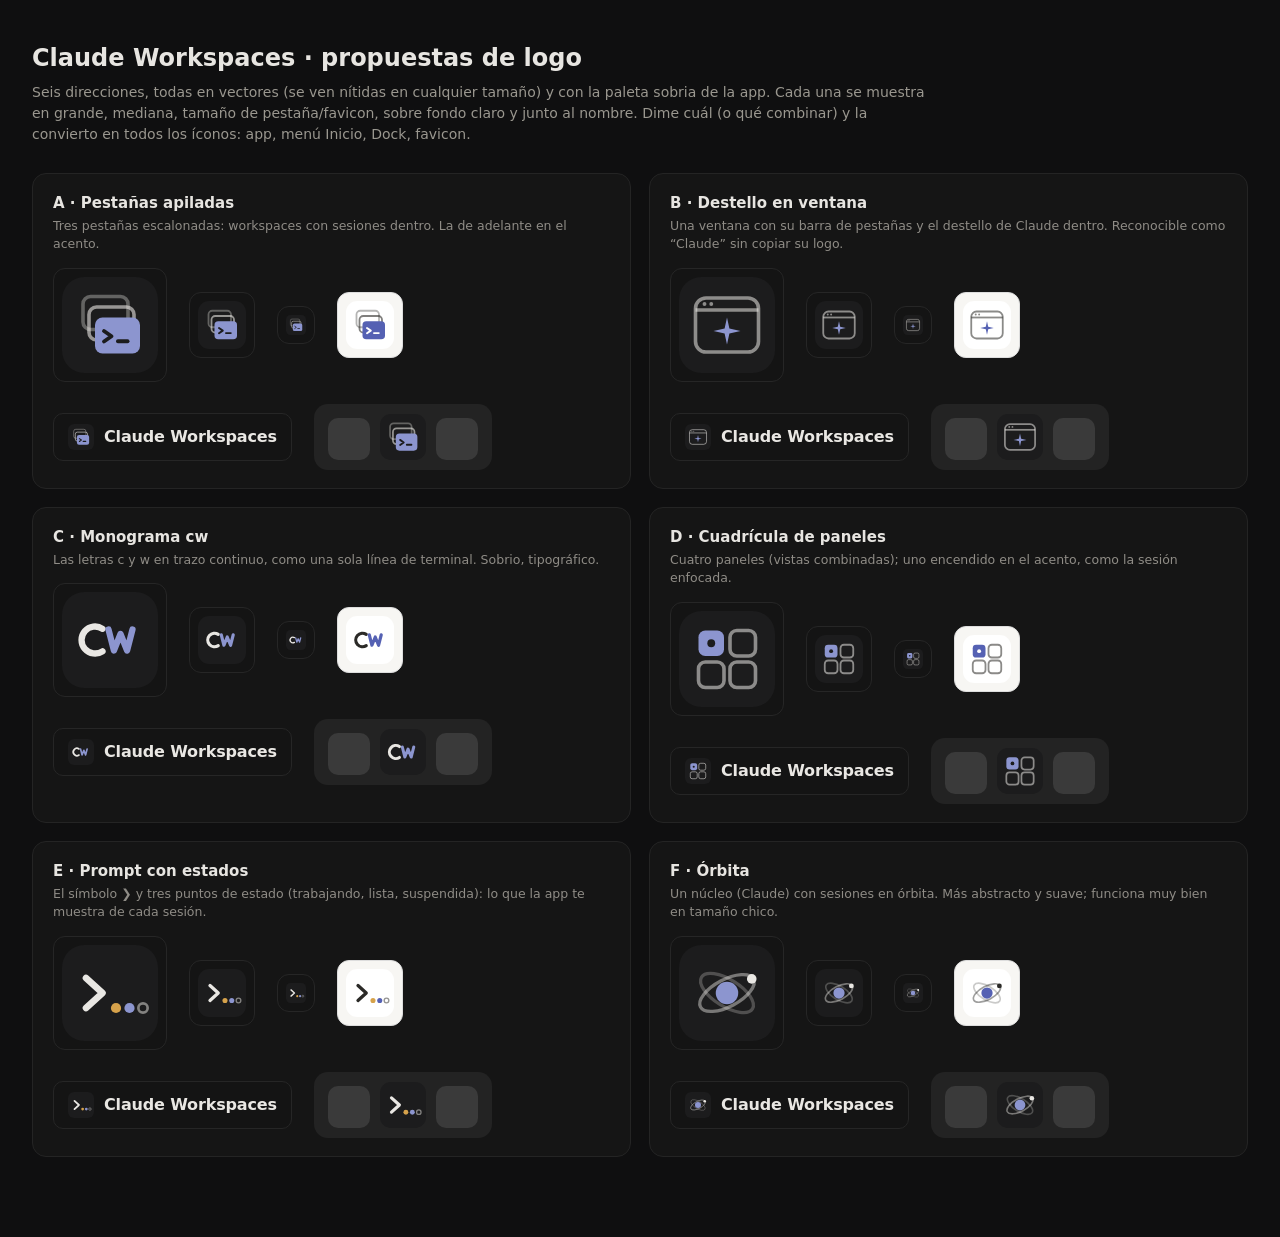
<file: mockups/logos.html>
<!doctype html>
<html lang="es">
<head>
<meta charset="utf-8">
<title>Claude Workspaces · propuestas de logo</title>
<style>
  body { margin: 0; background: #0f0f10; color: #e7e5e1; font: 14px/1.5 "Inter", "Segoe UI", system-ui, sans-serif; }
  .page { max-width: 1240px; margin: 0 auto; padding: 40px 32px 80px; }
  h1 { font-size: 24px; margin: 0 0 6px; font-weight: 600; }
  p.lead { color: #9a978f; margin: 0 0 28px; max-width: 900px; }
  .grid { display: grid; grid-template-columns: repeat(2, 1fr); gap: 18px; }
  .card { background: #151515; border: 1px solid #242424; border-radius: 14px; padding: 18px 20px; }
  .card h2 { font-size: 15px; margin: 0 0 2px; }
  .card p { color: #8f8c86; font-size: 12.5px; margin: 0 0 14px; }
  .row { display: flex; align-items: center; gap: 22px; flex-wrap: wrap; }
  .tile { display: grid; place-items: center; border-radius: 12px; }
  .dark { background: #141414; border: 1px solid #262626; }
  .light { background: #f7f6f3; border: 1px solid #ddd; }
  .t96 { width: 112px; height: 112px; } .t48 { width: 64px; height: 64px; } .t20 { width: 36px; height: 36px; }
  .word { display: flex; align-items: center; gap: 10px; padding: 10px 14px; border-radius: 10px; }
  .word span { font-weight: 600; font-size: 16px; letter-spacing: -.01em; }
  .dark .word span, .word.dark span { color: #e9e7e3; } .word.light span { color: #23221f; }
  .dock { display: flex; gap: 10px; align-items: end; padding: 10px 14px; border-radius: 14px; background: rgba(255,255,255,.06); }
  .dock .o { width: 42px; height: 42px; border-radius: 10px; background: #3a3a3a; }
</style>
</head>
<body>
<div class="page">
  <h1>Claude Workspaces · propuestas de logo</h1>
  <p class="lead">Seis direcciones, todas en vectores (se ven nítidas en cualquier tamaño) y con la paleta sobria de la app.
  Cada una se muestra en grande, mediana, tamaño de pestaña/favicon, sobre fondo claro y junto al nombre.
  Dime cuál (o qué combinar) y la convierto en todos los íconos: app, menú Inicio, Dock, favicon.</p>
  <div class="grid" id="grid"></div>
</div>
<script>
// Each logo is an SVG drawn on a 64×64 grid.
const L = {
  A: { name: 'A · Pestañas apiladas', desc: 'Tres pestañas escalonadas: workspaces con sesiones dentro. La de adelante en el acento.', svg: (bg, fg, acc) => `
    <rect width="64" height="64" rx="15" fill="${bg}"/>
    <rect x="14" y="13" width="30" height="22" rx="5" fill="none" stroke="${fg}" stroke-opacity=".35" stroke-width="2.4"/>
    <rect x="18" y="20" width="30" height="22" rx="5" fill="none" stroke="${fg}" stroke-opacity=".6" stroke-width="2.4"/>
    <rect x="22" y="27" width="30" height="24" rx="5" fill="${acc}"/>
    <path d="M28 36l5 3.5-5 3.5" fill="none" stroke="${bg}" stroke-width="2.6" stroke-linecap="round" stroke-linejoin="round"/>
    <rect x="36" y="41.5" width="9" height="2.6" rx="1.3" fill="${bg}"/>` },
  B: { name: 'B · Destello en ventana', desc: 'Una ventana con su barra de pestañas y el destello de Claude dentro. Reconocible como “Claude” sin copiar su logo.', svg: (bg, fg, acc) => `
    <rect width="64" height="64" rx="15" fill="${bg}"/>
    <rect x="11" y="14" width="42" height="36" rx="7" fill="none" stroke="${fg}" stroke-opacity=".55" stroke-width="2.4"/>
    <path d="M11 22h42" stroke="${fg}" stroke-opacity=".55" stroke-width="2.4"/>
    <circle cx="17" cy="18" r="1.3" fill="${fg}" fill-opacity=".55"/><circle cx="21.5" cy="18" r="1.3" fill="${fg}" fill-opacity=".55"/>
    <g transform="translate(32 36)" fill="${acc}">
      <path d="M0-9 1.6-1.6 9 0 1.6 1.6 0 9-1.6 1.6-9 0-1.6-1.6z"/>
    </g>` },
  C: { name: 'C · Monograma cw', desc: 'Las letras c y w en trazo continuo, como una sola línea de terminal. Sobrio, tipográfico.', svg: (bg, fg, acc) => `
    <rect width="64" height="64" rx="15" fill="${bg}"/>
    <path d="M27 24.5a9 9 0 1 0 0 15" fill="none" stroke="${fg}" stroke-width="4.2" stroke-linecap="round"/>
    <path d="M31 25l3.6 14 4.4-11 4.4 11 3.6-14" fill="none" stroke="${acc}" stroke-width="4.2" stroke-linecap="round" stroke-linejoin="round"/>` },
  D: { name: 'D · Cuadrícula de paneles', desc: 'Cuatro paneles (vistas combinadas); uno encendido en el acento, como la sesión enfocada.', svg: (bg, fg, acc) => `
    <rect width="64" height="64" rx="15" fill="${bg}"/>
    <rect x="13" y="13" width="17" height="17" rx="4.5" fill="${acc}"/>
    <rect x="34" y="13" width="17" height="17" rx="4.5" fill="none" stroke="${fg}" stroke-opacity=".55" stroke-width="2.4"/>
    <rect x="13" y="34" width="17" height="17" rx="4.5" fill="none" stroke="${fg}" stroke-opacity=".55" stroke-width="2.4"/>
    <rect x="34" y="34" width="17" height="17" rx="4.5" fill="none" stroke="${fg}" stroke-opacity=".55" stroke-width="2.4"/>
    <circle cx="21.5" cy="21.5" r="2.6" fill="${bg}"/>` },
  E: { name: 'E · Prompt con estados', desc: 'El símbolo ❯ y tres puntos de estado (trabajando, lista, suspendida): lo que la app te muestra de cada sesión.', svg: (bg, fg, acc) => `
    <rect width="64" height="64" rx="15" fill="${bg}"/>
    <path d="M16 22l11 10-11 10" fill="none" stroke="${fg}" stroke-width="4.4" stroke-linecap="round" stroke-linejoin="round"/>
    <circle cx="36" cy="42" r="3.4" fill="#d6a24b"/>
    <circle cx="45" cy="42" r="3.4" fill="${acc}"/>
    <circle cx="54" cy="42" r="3.1" fill="none" stroke="${fg}" stroke-opacity=".5" stroke-width="1.8"/>` },
  F: { name: 'F · Órbita', desc: 'Un núcleo (Claude) con sesiones en órbita. Más abstracto y suave; funciona muy bien en tamaño chico.', svg: (bg, fg, acc) => `
    <rect width="64" height="64" rx="15" fill="${bg}"/>
    <ellipse cx="32" cy="32" rx="20" ry="9" fill="none" stroke="${fg}" stroke-opacity=".45" stroke-width="2.2" transform="rotate(-28 32 32)"/>
    <ellipse cx="32" cy="32" rx="20" ry="9" fill="none" stroke="${fg}" stroke-opacity=".25" stroke-width="2.2" transform="rotate(32 32 32)"/>
    <circle cx="32" cy="32" r="7.5" fill="${acc}"/>
    <circle cx="48.5" cy="22.6" r="3.2" fill="${fg}"/>` },
};
const dark = ['#1c1c1d', '#e9e7e3', '#8c95cf'];
const light = ['#ffffff', '#2b2a27', '#5561b3'];
const grad = id => `<defs><linearGradient id="${id}" x1="0" y1="0" x2="1" y2="1"><stop offset="0" stop-color="#2a2b33"/><stop offset="1" stop-color="#15151a"/></linearGradient></defs>`;
const svg = (k, size, pal, useGrad) => {
  const id = 'g' + k + size + Math.random().toString(36).slice(2, 6);
  const body = L[k].svg(useGrad ? `url(#${id})` : pal[0], pal[1], pal[2]).replaceAll(`fill="url(#${id})"/>\n    <path`, '');
  return `<svg width="${size}" height="${size}" viewBox="0 0 64 64" xmlns="http://www.w3.org/2000/svg">${useGrad ? grad(id) : ''}${body}</svg>`;
};
// In the shapes, the background colour also paints details over the accent: keep a flat colour there.
const flat = (k, size, pal) => `<svg width="${size}" height="${size}" viewBox="0 0 64 64" xmlns="http://www.w3.org/2000/svg">${L[k].svg(pal[0], pal[1], pal[2])}</svg>`;
const g = document.getElementById('grid');
for (const k of Object.keys(L)) {
  g.insertAdjacentHTML('beforeend', `<div class="card"><h2>${L[k].name}</h2><p>${L[k].desc}</p>
    <div class="row">
      <div class="tile dark t96">${flat(k, 96, dark)}</div>
      <div class="tile dark t48">${flat(k, 48, dark)}</div>
      <div class="tile dark t20">${flat(k, 20, dark)}</div>
      <div class="tile light t48">${flat(k, 48, light)}</div>
      <div class="word dark">${flat(k, 26, dark)}<span>Claude Workspaces</span></div>
      <div class="dock"><div class="o"></div>${flat(k, 46, dark)}<div class="o"></div></div>
    </div></div>`);
}
</script>
</body>
</html>
</file>
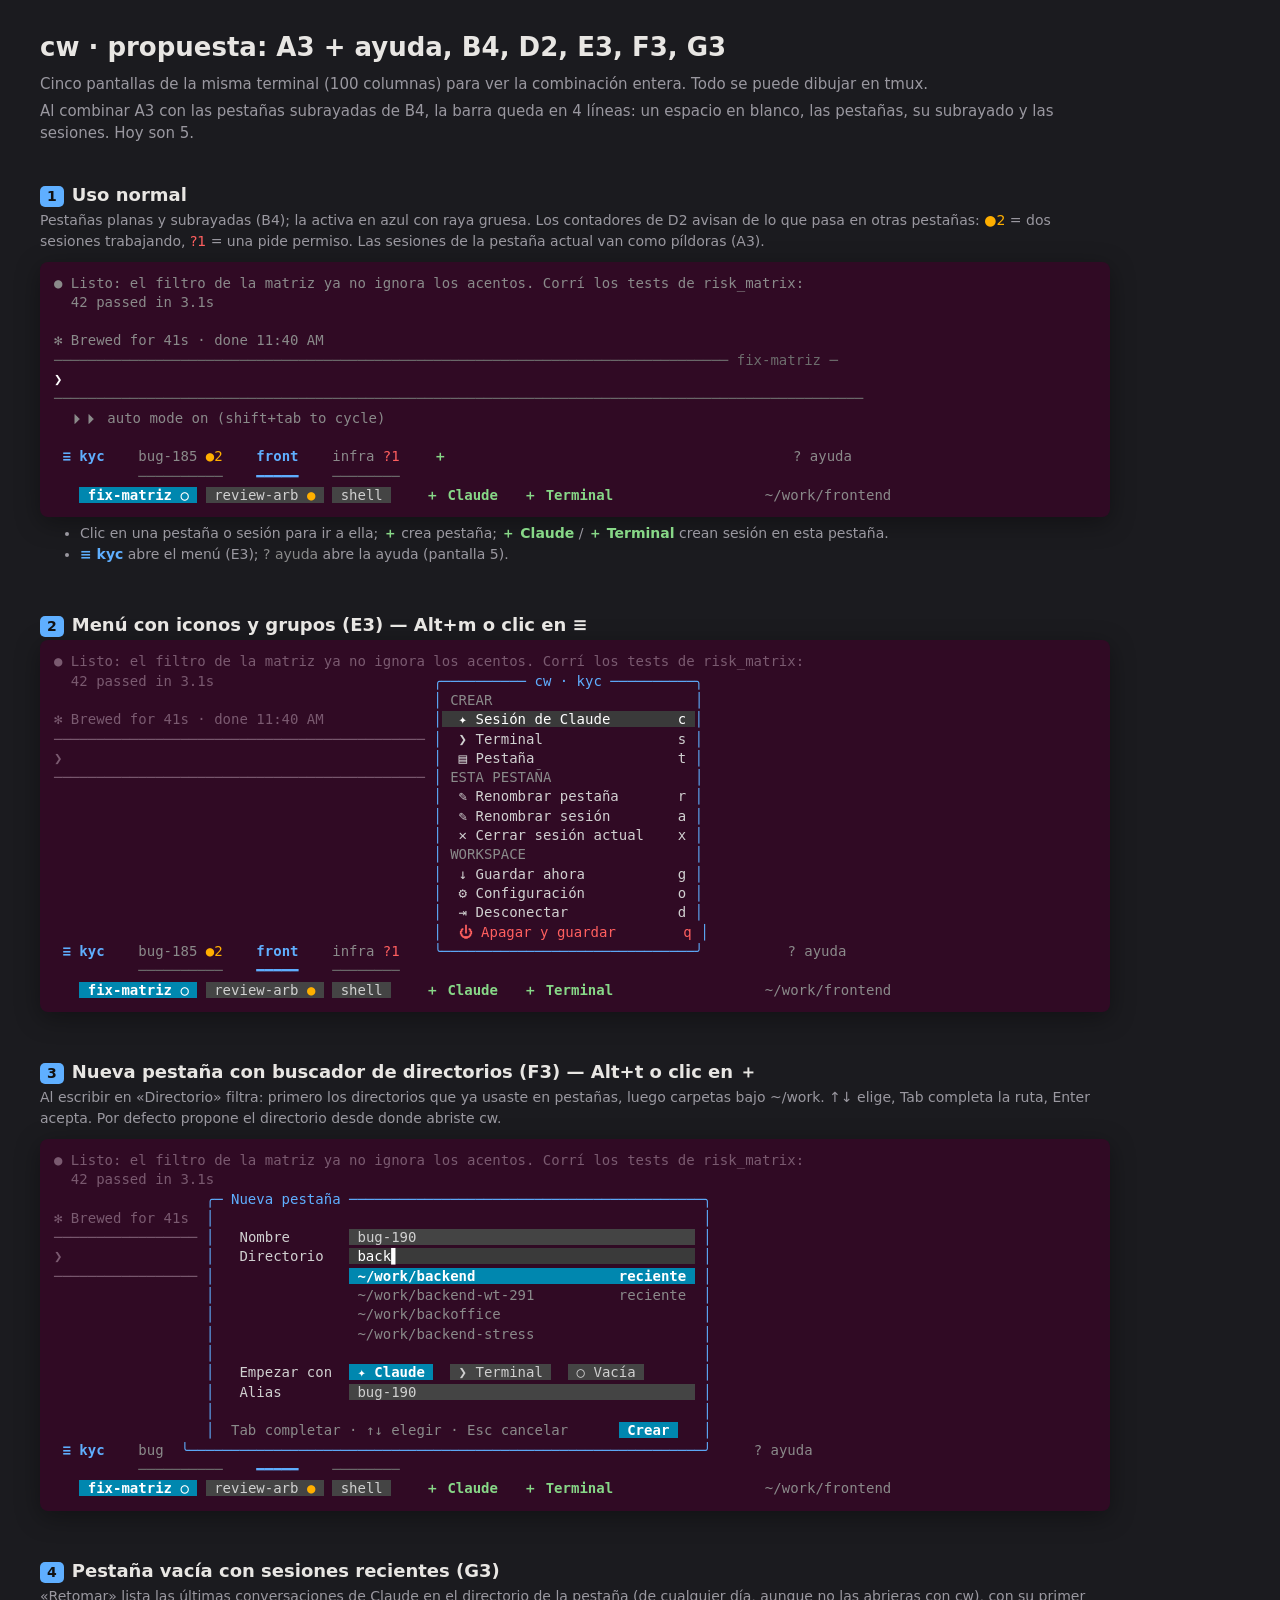
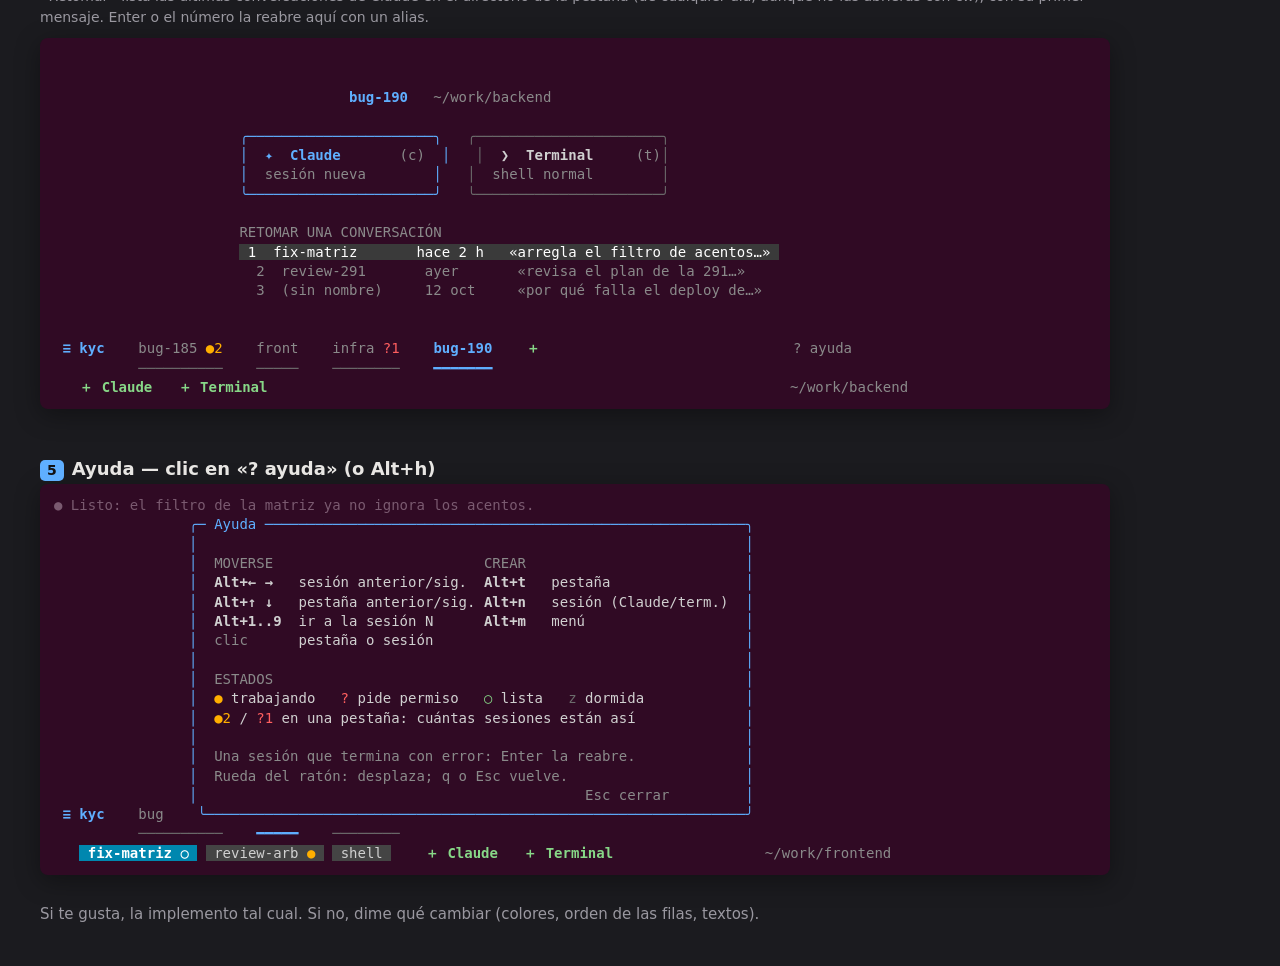
<file: mockups/propuesta.html>
<!doctype html>
<html lang="es">
<head>
<meta charset="utf-8">
<title>cw · propuesta A3 + B4 + D2 + E3 + F3 + G3</title>
<style>
  :root {
    --bg: #300a24; --page: #1b1b1f; --card: #26262c; --ink: #e8e6e3; --muted: #9a98a0;
    --accent: #5fafff; --dim: #6c6c6c; --text: #d0d0d0; --mut: #8a8a8a; --green: #87d787;
    --orange: #ffaf00; --red: #ff5f5f; --blue-bg: #0087af; --sel: #3a3a3a; --pill: #444;
  }
  * { box-sizing: border-box; }
  body { margin: 0; background: var(--page); color: var(--ink); font: 15px/1.5 system-ui, "Segoe UI", sans-serif; }
  header { padding: 28px 40px 4px; max-width: 1150px; }
  h1 { margin: 0 0 6px; font-size: 26px; }
  header p { margin: 4px 0; color: var(--muted); }
  section { padding: 10px 40px 18px; max-width: 1150px; }
  h2 { font-size: 18px; margin: 18px 0 2px; }
  h2 b { display: inline-block; background: var(--accent); color: #111; border-radius: 5px; padding: 0 7px; margin-right: 8px; font-size: 14px; }
  section > p { margin: 2px 0 10px; color: var(--muted); font-size: 14px; }
  pre.term {
    margin: 0; background: var(--bg); color: var(--text); padding: 12px 14px; border-radius: 8px; overflow: hidden;
    font: 14px/1.38 "Cascadia Mono", "Cascadia Code", Consolas, "DejaVu Sans Mono", monospace; white-space: pre;
    box-shadow: 0 6px 24px rgba(0,0,0,.35);
  }
  .a { color: var(--accent); } .ab { color: var(--accent); font-weight: 700; }
  .d { color: var(--dim); } .t { color: var(--text); } .m { color: var(--mut); } .w { color: #fff; }
  .g { color: var(--green); } .gb { color: var(--green); font-weight: 700; }
  .o { color: var(--orange); } .r { color: var(--red); } .b { font-weight: 700; }
  .cur { background: var(--blue-bg); color: #fff; font-weight: 700; }
  .pill { background: var(--pill); color: var(--text); }
  .sel { background: var(--sel); color: #fff; }
  .shade { color: #7a5a70; }
  ul { margin: 6px 0 0 0; color: var(--muted); font-size: 14px; }
  footer { padding: 10px 40px 40px; color: var(--muted); max-width: 1150px; }
</style>
</head>
<body>
<header>
  <h1>cw · propuesta: A3 + ayuda, B4, D2, E3, F3, G3</h1>
  <p>Cinco pantallas de la misma terminal (100 columnas) para ver la combinación entera. Todo se puede dibujar en tmux.</p>
  <p>Al combinar A3 con las pestañas subrayadas de B4, la barra queda en 4 líneas: un espacio en blanco, las pestañas,
  su subrayado y las sesiones. Hoy son 5.</p>
</header>

<section>
<h2><b>1</b>Uso normal</h2>
<p>Pestañas planas y subrayadas (B4); la activa en azul con raya gruesa. Los contadores de D2 avisan de lo que pasa en otras pestañas:
<span class="o">●2</span> = dos sesiones trabajando, <span class="r">?1</span> = una pide permiso. Las sesiones de la pestaña actual van como
píldoras (A3).</p>
<pre class="term"><span class="m">● Listo: el filtro de la matriz ya no ignora los acentos. Corrí los tests de risk_matrix:</span>
<span class="m">  42 passed in 3.1s</span>

<span class="m">✻ Brewed for 41s · done 11:40 AM</span>
<span class="d">──────────────────────────────────────────────────────────────────────────────── fix-matriz ─</span>
<span class="w">❯ </span>
<span class="d">────────────────────────────────────────────────────────────────────────────────────────────────</span>
<span class="m">  ⏵⏵ auto mode on (shift+tab to cycle)</span>

 <span class="ab">≡ kyc</span>    <span class="m">bug-185</span> <span class="o">●2</span>    <span class="ab">front</span>    <span class="m">infra</span> <span class="r">?1</span>    <span class="gb">＋</span>                                         <span class="m">? ayuda</span>
          <span class="d">──────────</span>    <span class="a">━━━━━</span>    <span class="d">────────</span>
   <span class="cur"> fix-matriz ○ </span> <span class="pill"> review-arb <span class="o">●</span> </span> <span class="pill"> shell </span>    <span class="gb">＋ Claude</span>   <span class="gb">＋ Terminal</span>                  <span class="m">~/work/frontend</span></pre>
<ul>
  <li>Clic en una pestaña o sesión para ir a ella; <span class="gb">＋</span> crea pestaña; <span class="gb">＋ Claude</span> / <span class="gb">＋ Terminal</span> crean sesión en esta pestaña.</li>
  <li><span class="ab">≡ kyc</span> abre el menú (E3); <span class="m">? ayuda</span> abre la ayuda (pantalla 5).</li>
</ul>
</section>

<section>
<h2><b>2</b>Menú con iconos y grupos (E3) — Alt+m o clic en ≡</h2>
<pre class="term"><span class="shade">● Listo: el filtro de la matriz ya no ignora los acentos. Corrí los tests de risk_matrix:</span>
<span class="shade">  42 passed in 3.1s</span>                          <span class="a">╭────────── cw · kyc ──────────╮</span>
                                             <span class="a">│</span> <span class="m">CREAR</span>                        <span class="a">│</span>
<span class="shade">✻ Brewed for 41s · done 11:40 AM</span>             <span class="a">│</span><span class="sel">  ✦ Sesión de Claude        c </span><span class="a">│</span>
<span class="shade">──────────────────────────────────────────── </span><span class="a">│</span>  ❯ Terminal                s <span class="a">│</span>
<span class="shade">❯ </span>                                           <span class="a">│</span>  ▤ Pestaña                 t <span class="a">│</span>
<span class="shade">──────────────────────────────────────────── </span><span class="a">│</span> <span class="m">ESTA PESTAÑA</span>                 <span class="a">│</span>
                                             <span class="a">│</span>  ✎ Renombrar pestaña       r <span class="a">│</span>
                                             <span class="a">│</span>  ✎ Renombrar sesión        a <span class="a">│</span>
                                             <span class="a">│</span>  ✕ Cerrar sesión actual    x <span class="a">│</span>
                                             <span class="a">│</span> <span class="m">WORKSPACE</span>                    <span class="a">│</span>
                                             <span class="a">│</span>  ↓ Guardar ahora           g <span class="a">│</span>
                                             <span class="a">│</span>  ⚙ Configuración           o <span class="a">│</span>
                                             <span class="a">│</span>  ⇥ Desconectar             d <span class="a">│</span>
                                             <span class="a">│</span>  <span class="r">⏻ Apagar y guardar        q</span> <span class="a">│</span>
 <span class="ab">≡ kyc</span>    <span class="m">bug-185</span> <span class="o">●2</span>    <span class="ab">front</span>    <span class="m">infra</span> <span class="r">?1</span>    <span class="a">╰──────────────────────────────╯</span>          <span class="m">? ayuda</span>
          <span class="d">──────────</span>    <span class="a">━━━━━</span>    <span class="d">────────</span>
   <span class="cur"> fix-matriz ○ </span> <span class="pill"> review-arb <span class="o">●</span> </span> <span class="pill"> shell </span>    <span class="gb">＋ Claude</span>   <span class="gb">＋ Terminal</span>                  <span class="m">~/work/frontend</span></pre>
</section>

<section>
<h2><b>3</b>Nueva pestaña con buscador de directorios (F3) — Alt+t o clic en ＋</h2>
<p>Al escribir en «Directorio» filtra: primero los directorios que ya usaste en pestañas, luego carpetas bajo ~/work.
↑↓ elige, Tab completa la ruta, Enter acepta. Por defecto propone el directorio desde donde abriste cw.</p>
<pre class="term"><span class="shade">● Listo: el filtro de la matriz ya no ignora los acentos. Corrí los tests de risk_matrix:</span>
<span class="shade">  42 passed in 3.1s</span>
                  <span class="a">╭─ Nueva pestaña ──────────────────────────────────────────╮</span>
<span class="shade">✻ Brewed for 41s</span>  <span class="a">│</span>                                                          <span class="a">│</span>
<span class="shade">─────────────────</span> <span class="a">│</span>   Nombre       <span class="pill"> bug-190                                 </span> <span class="a">│</span>
<span class="shade">❯ </span>                <span class="a">│</span>   Directorio   <span class="sel"> back▌                                   </span> <span class="a">│</span>
<span class="shade">─────────────────</span> <span class="a">│</span>                <span class="cur"> ~/work/backend                 reciente </span> <span class="a">│</span>
                  <span class="a">│</span>                <span class="m"> ~/work/backend-wt-291          reciente </span> <span class="a">│</span>
                  <span class="a">│</span>                <span class="m"> ~/work/backoffice                       </span> <span class="a">│</span>
                  <span class="a">│</span>                <span class="m"> ~/work/backend-stress                   </span> <span class="a">│</span>
                  <span class="a">│</span>                                                          <span class="a">│</span>
                  <span class="a">│</span>   Empezar con  <span class="cur"> ✦ Claude </span>  <span class="pill"> ❯ Terminal </span>  <span class="pill"> ○ Vacía </span>       <span class="a">│</span>
                  <span class="a">│</span>   Alias        <span class="pill"> bug-190                                 </span> <span class="a">│</span>
                  <span class="a">│</span>                                                          <span class="a">│</span>
                  <span class="a">│</span>  <span class="m">Tab completar · ↑↓ elegir · Esc cancelar</span>      <span class="cur"> Crear </span>   <span class="a">│</span>
 <span class="ab">≡ kyc</span>    <span class="m">bug</span>  <span class="a">╰─────────────────────────────────────────────────────────────╯</span>     <span class="m">? ayuda</span>
          <span class="d">──────────</span>    <span class="a">━━━━━</span>    <span class="d">────────</span>
   <span class="cur"> fix-matriz ○ </span> <span class="pill"> review-arb <span class="o">●</span> </span> <span class="pill"> shell </span>    <span class="gb">＋ Claude</span>   <span class="gb">＋ Terminal</span>                  <span class="m">~/work/frontend</span></pre>
</section>

<section>
<h2><b>4</b>Pestaña vacía con sesiones recientes (G3)</h2>
<p>«Retomar» lista las últimas conversaciones de Claude en el directorio de la pestaña (de cualquier día, aunque no las
abrieras con cw), con su primer mensaje. Enter o el número la reabre aquí con un alias.</p>
<pre class="term">


                                   <span class="ab">bug-190</span>   <span class="m">~/work/backend</span>

                      <span class="a">╭──────────────────────╮</span>   <span class="d">╭──────────────────────╮</span>
                      <span class="a">│</span>  <span class="ab">✦  Claude</span>       <span class="m">(c)</span>  <span class="a">│</span>   <span class="d">│</span>  <span class="b">❯  Terminal</span>     <span class="m">(t)</span><span class="d">│</span>
                      <span class="a">│</span>  <span class="m">sesión nueva</span>        <span class="a">│</span>   <span class="d">│</span>  <span class="m">shell normal</span>        <span class="d">│</span>
                      <span class="a">╰──────────────────────╯</span>   <span class="d">╰──────────────────────╯</span>

                      <span class="m">RETOMAR UNA CONVERSACIÓN</span>
                      <span class="sel"> 1  fix-matriz       hace 2 h   «arregla el filtro de acentos…» </span>
                        <span class="m">2  review-291       ayer       «revisa el plan de la 291…»</span>
                        <span class="m">3  (sin nombre)     12 oct     «por qué falla el deploy de…»</span>


 <span class="ab">≡ kyc</span>    <span class="m">bug-185</span> <span class="o">●2</span>    <span class="m">front</span>    <span class="m">infra</span> <span class="r">?1</span>    <span class="ab">bug-190</span>    <span class="gb">＋</span>                              <span class="m">? ayuda</span>
          <span class="d">──────────</span>    <span class="d">─────</span>    <span class="d">────────</span>    <span class="a">━━━━━━━</span>
   <span class="gb">＋ Claude</span>   <span class="gb">＋ Terminal</span>                                                              <span class="m">~/work/backend</span></pre>
</section>

<section>
<h2><b>5</b>Ayuda — clic en «? ayuda» (o Alt+h)</h2>
<pre class="term"><span class="shade">● Listo: el filtro de la matriz ya no ignora los acentos.</span>
                <span class="a">╭─ Ayuda ─────────────────────────────────────────────────────────╮</span>
                <span class="a">│</span>                                                                 <span class="a">│</span>
                <span class="a">│</span>  <span class="m">MOVERSE</span>                         <span class="m">CREAR</span>                          <span class="a">│</span>
                <span class="a">│</span>  <span class="b">Alt+← →</span>   sesión anterior/sig.  <span class="b">Alt+t</span>   pestaña                <span class="a">│</span>
                <span class="a">│</span>  <span class="b">Alt+↑ ↓</span>   pestaña anterior/sig. <span class="b">Alt+n</span>   sesión (Claude/term.)  <span class="a">│</span>
                <span class="a">│</span>  <span class="b">Alt+1..9</span>  ir a la sesión N      <span class="b">Alt+m</span>   menú                   <span class="a">│</span>
                <span class="a">│</span>  <span class="m">clic</span>      pestaña o sesión                                     <span class="a">│</span>
                <span class="a">│</span>                                                                 <span class="a">│</span>
                <span class="a">│</span>  <span class="m">ESTADOS</span>                                                        <span class="a">│</span>
                <span class="a">│</span>  <span class="o">●</span> trabajando   <span class="r">?</span> pide permiso   <span class="g">○</span> lista   <span class="d">z</span> dormida            <span class="a">│</span>
                <span class="a">│</span>  <span class="o">●2</span> / <span class="r">?1</span> en una pestaña: cuántas sesiones están así             <span class="a">│</span>
                <span class="a">│</span>                                                                 <span class="a">│</span>
                <span class="a">│</span>  <span class="m">Una sesión que termina con error: Enter la reabre.</span>             <span class="a">│</span>
                <span class="a">│</span>  <span class="m">Rueda del ratón: desplaza; q o Esc vuelve.</span>                     <span class="a">│</span>
                <span class="a">│</span>                                              <span class="m">Esc cerrar</span>         <span class="a">│</span>
 <span class="ab">≡ kyc</span>    <span class="m">bug</span>    <span class="a">╰────────────────────────────────────────────────────────────────╯</span>
          <span class="d">──────────</span>    <span class="a">━━━━━</span>    <span class="d">────────</span>
   <span class="cur"> fix-matriz ○ </span> <span class="pill"> review-arb <span class="o">●</span> </span> <span class="pill"> shell </span>    <span class="gb">＋ Claude</span>   <span class="gb">＋ Terminal</span>                  <span class="m">~/work/frontend</span></pre>
</section>

<footer>Si te gusta, la implemento tal cual. Si no, dime qué cambiar (colores, orden de las filas, textos).</footer>
</body>
</html>
</file>
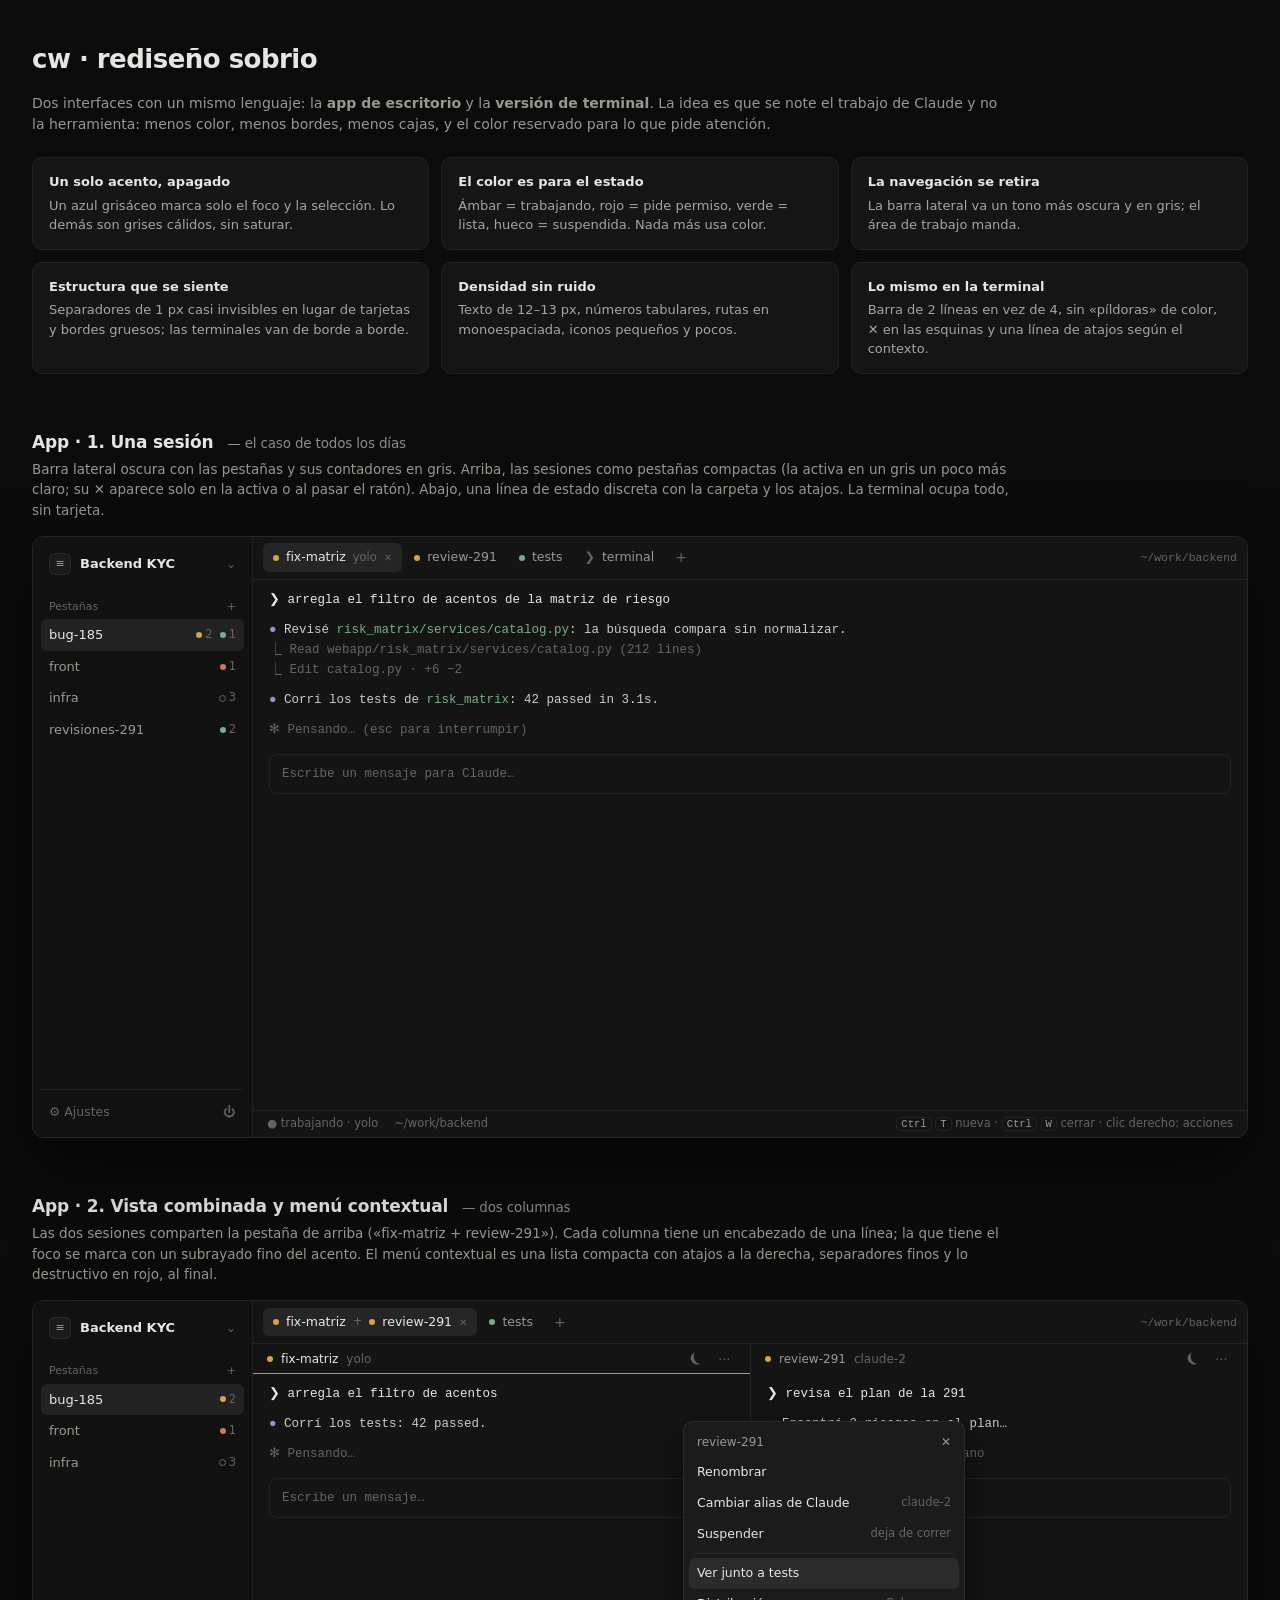
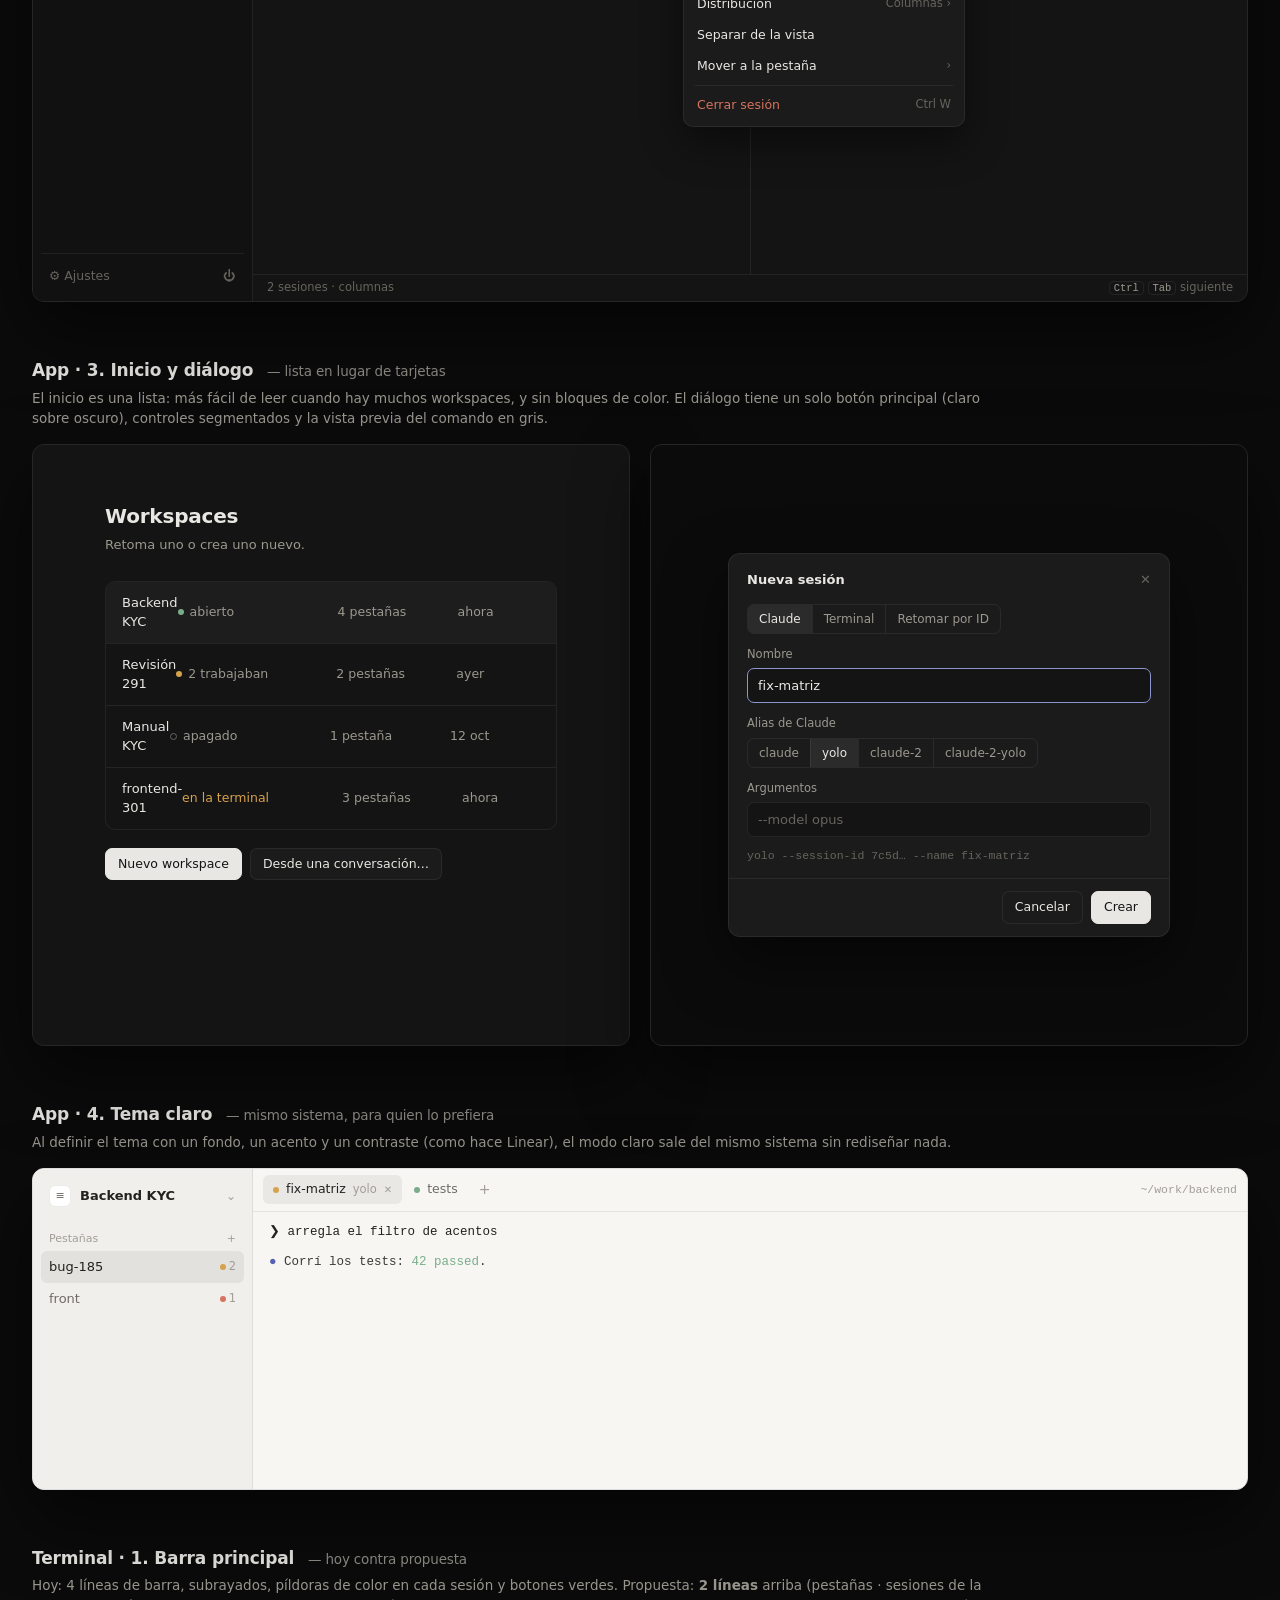
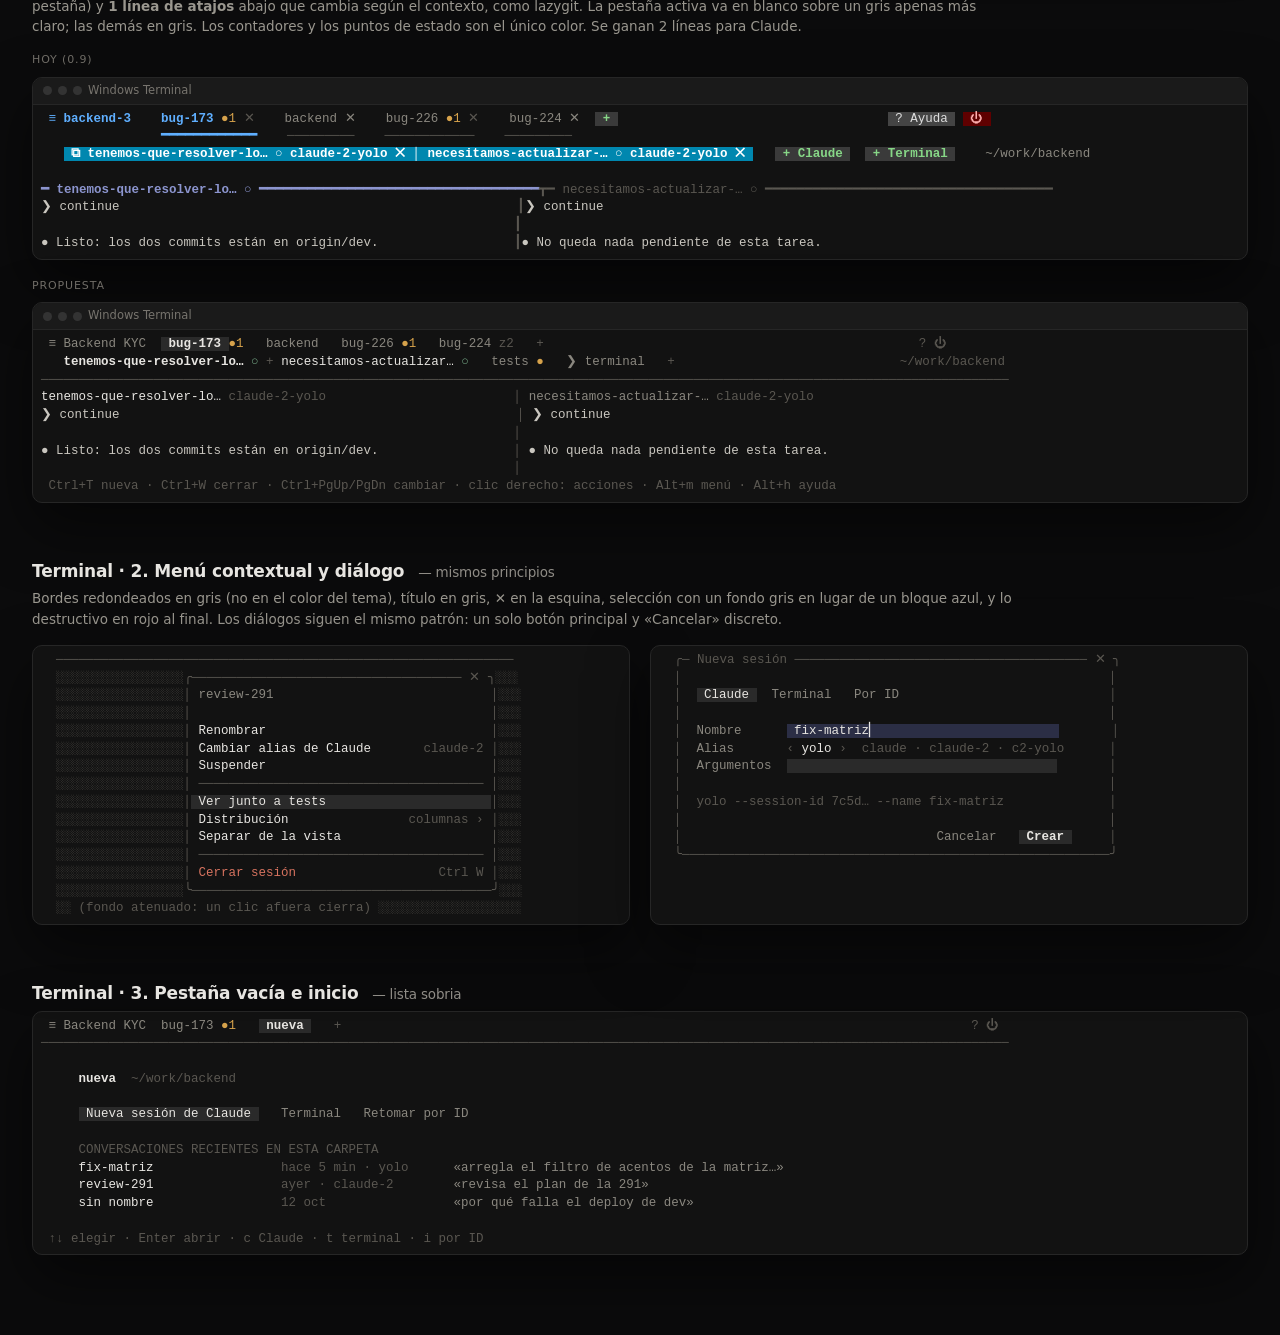
<file: mockups/rediseno-2.html>
<!doctype html>
<html lang="es">
<head>
<meta charset="utf-8">
<title>cw · rediseño sobrio (app + terminal)</title>
<style>
  /* ---------- page ---------- */
  body { margin: 0; background: #0b0b0c; color: #e7e5e1; font: 14px/1.5 "Inter", "Segoe UI Variable Text", "Segoe UI", system-ui, sans-serif; }
  .page { max-width: 1340px; margin: 0 auto; padding: 40px 32px 80px; }
  h1 { font-size: 26px; margin: 0 0 6px; letter-spacing: -.02em; font-weight: 600; }
  h2 { font-size: 17px; margin: 56px 0 4px; font-weight: 600; letter-spacing: -.01em; }
  h2 small { color: #8f8c86; font-weight: 400; font-size: 13.5px; margin-left: 8px; }
  .lead, .note { color: #9a978f; max-width: 980px; }
  .note { font-size: 13.5px; margin: 0 0 16px; }
  .principles { display: grid; grid-template-columns: repeat(3, 1fr); gap: 12px; margin-top: 22px; }
  .principles div { background: #151515; border: 1px solid #222; border-radius: 10px; padding: 14px 16px; font-size: 13px; color: #a8a59e; }
  .principles b { display: block; color: #e7e5e1; font-weight: 600; margin-bottom: 4px; }
  .pair { display: grid; grid-template-columns: 1fr 1fr; gap: 20px; }
  .label { font-size: 11px; letter-spacing: .08em; text-transform: uppercase; color: #6f6c66; margin: 0 0 8px; }

  /* ---------- app tokens: warm neutral gray, one muted accent ---------- */
  .A { --bg: #141414; --side: #111111; --raise: #1b1b1b; --hover: rgba(255,255,255,.04); --sel: rgba(255,255,255,.07);
       --line: rgba(255,255,255,.065); --text: #e9e7e3; --muted: #9b988f; --dim: #67645e;
       --accent: #8c95cf; --busy: #d6a24b; --wait: #d7735f; --ok: #79ad8a; --mono: "JetBrains Mono", "Cascadia Mono", Consolas, monospace;
       background: var(--bg); color: var(--text); border-radius: 12px; overflow: hidden; border: 1px solid #262626;
       box-shadow: 0 30px 70px rgba(0,0,0,.55); font-size: 13px; position: relative; }
  .A.light { --bg: #f7f6f3; --side: #f0efeb; --raise: #ffffff; --hover: rgba(0,0,0,.035); --sel: rgba(0,0,0,.06);
       --line: rgba(0,0,0,.08); --text: #23221f; --muted: #6f6c66; --dim: #a19e97; --accent: #5561b3; border-color: #ddd; }
  .A .win { display: grid; grid-template-columns: 220px 1fr; height: 600px; }
  .A .side { background: var(--side); border-right: 1px solid var(--line); display: flex; flex-direction: column; padding: 10px 8px; }
  .A .wsrow { display: flex; align-items: center; gap: 9px; padding: 6px 8px 12px; }
  .A .mark { width: 20px; height: 20px; border-radius: 6px; background: var(--raise); border: 1px solid var(--line); display: grid; place-items: center; font-size: 11px; color: var(--muted); }
  .A .wsrow b { font-weight: 600; font-size: 13px; }
  .A .wsrow span { margin-left: auto; color: var(--dim); font-size: 12px; }
  .A .grp { font-size: 11px; color: var(--dim); padding: 12px 8px 4px; display: flex; justify-content: space-between; }
  .A .t { display: flex; align-items: center; gap: 8px; padding: 6px 8px; border-radius: 6px; color: var(--muted); }
  .A .t:hover { background: var(--hover); }
  .A .t.on { background: var(--sel); color: var(--text); }
  .A .t .n { flex: 1; white-space: nowrap; overflow: hidden; text-overflow: ellipsis; }
  .A .cnt { display: flex; gap: 7px; font-size: 11.5px; font-variant-numeric: tabular-nums; color: var(--dim); }
  .A .cnt i { font-style: normal; display: inline-flex; align-items: center; gap: 3px; }
  .A .d { width: 6px; height: 6px; border-radius: 50%; display: inline-block; flex: none; }
  .A .d.b { background: var(--busy); } .A .d.w { background: var(--wait); } .A .d.i { background: var(--ok); } .A .d.z { background: transparent; border: 1px solid var(--dim); width: 5px; height: 5px; }
  .A .side .foot { margin-top: auto; display: flex; gap: 2px; padding-top: 8px; border-top: 1px solid var(--line); }
  .A .ib { color: var(--dim); padding: 5px 8px; border-radius: 6px; font-size: 12.5px; }
  .A .ib:hover { background: var(--hover); color: var(--text); }
  .A .main { display: flex; flex-direction: column; min-width: 0; }
  .A .bar { height: 42px; display: flex; align-items: center; gap: 2px; padding: 0 10px; border-bottom: 1px solid var(--line); }
  .A .p { display: flex; align-items: center; gap: 7px; padding: 5px 10px; border-radius: 6px; color: var(--muted); font-size: 12.5px; white-space: nowrap; }
  .A .p.on { background: var(--sel); color: var(--text); }
  .A .p .al { color: var(--dim); font-size: 11.5px; }
  .A .p .x { color: var(--dim); font-size: 10px; opacity: 0; } .A .p.on .x { opacity: 1; }
  .A .bar .plus { color: var(--dim); padding: 4px 9px; border-radius: 6px; font-size: 14px; }
  .A .bar .path { margin-left: auto; color: var(--dim); font: 11.5px var(--mono); }
  .A .stage { flex: 1; display: grid; min-height: 0; }
  .A .stage.two { grid-template-columns: 1fr 1fr; }
  .A .pane { display: flex; flex-direction: column; min-width: 0; }
  .A .stage.two .pane + .pane { border-left: 1px solid var(--line); }
  .A .ph { height: 30px; display: flex; align-items: center; gap: 8px; padding: 0 14px; font-size: 12px; color: var(--dim); }
  .A .ph b { color: var(--muted); font-weight: 500; }
  .A .pane.focus .ph b { color: var(--text); }
  .A .pane.focus .ph { box-shadow: inset 0 -1px 0 var(--accent); }
  .A .ph .acts { margin-left: auto; letter-spacing: 6px; }
  .A .term { flex: 1; padding: 10px 16px; font: 12.5px/1.6 var(--mono); color: #cfccc6; overflow: hidden; }
  .A.light .term { color: #3b3a36; }
  .A .term .u { color: var(--text); } .A .term .m { color: var(--dim); } .A .term .a { color: var(--accent); } .A .term .g { color: var(--ok); }
  .A .prompt { margin-top: 14px; border: 1px solid var(--line); border-radius: 8px; padding: 9px 12px; color: var(--dim); }
  .A .status { height: 26px; display: flex; align-items: center; gap: 16px; padding: 0 14px; border-top: 1px solid var(--line); font-size: 11.5px; color: var(--dim); }
  .A .status .k { margin-left: auto; }
  kbd { font: 10.5px var(--mono, monospace); border: 1px solid var(--line, #333); border-radius: 4px; padding: 0 4px; color: var(--muted, #999); }
  /* floating menu */
  .A .menu { position: absolute; width: 270px; background: var(--raise); border: 1px solid var(--line); border-radius: 10px; padding: 5px; box-shadow: 0 16px 40px rgba(0,0,0,.45); font-size: 12.5px; }
  .A .menu .h { display: flex; justify-content: space-between; padding: 6px 8px 6px; color: var(--muted); font-size: 12px; }
  .A .menu .it { display: flex; gap: 10px; padding: 6px 8px; border-radius: 6px; color: var(--text); }
  .A .menu .it.hl { background: var(--sel); }
  .A .menu .it .k { margin-left: auto; color: var(--dim); font-size: 11.5px; }
  .A .menu .it.dg { color: var(--wait); }
  .A .menu .sep { height: 1px; background: var(--line); margin: 4px 6px; }
  /* home */
  .A .home { padding: 56px 72px; height: 600px; box-sizing: border-box; }
  .A .home h3 { margin: 0 0 4px; font-size: 20px; font-weight: 600; letter-spacing: -.01em; }
  .A .home p { margin: 0 0 26px; color: var(--muted); }
  .A .list { border: 1px solid var(--line); border-radius: 10px; overflow: hidden; max-width: 760px; }
  .A .row { display: grid; grid-template-columns: 1fr 160px 120px 90px; align-items: center; padding: 11px 16px; border-top: 1px solid var(--line); color: var(--muted); font-size: 12.5px; }
  .A .row:first-child { border-top: 0; }
  .A .row b { color: var(--text); font-weight: 500; font-size: 13px; }
  .A .row .st { display: flex; align-items: center; gap: 6px; }
  .A .row.hl { background: var(--hover); }
  .A .acts2 { display: flex; gap: 8px; margin-top: 18px; }
  .A .btn { border: 1px solid var(--line); border-radius: 7px; padding: 6px 12px; color: var(--text); font-size: 12.5px; background: var(--raise); }
  .A .btn.pr { background: var(--text); color: var(--bg); border-color: var(--text); }
  /* dialog */
  .A .scrim { position: absolute; inset: 0; background: rgba(0,0,0,.45); display: grid; place-items: center; }
  .A .dlg { width: 440px; background: var(--raise); border: 1px solid var(--line); border-radius: 12px; box-shadow: 0 24px 60px rgba(0,0,0,.5); }
  .A .dlg .hd { display: flex; justify-content: space-between; padding: 16px 18px 4px; font-weight: 600; }
  .A .dlg .hd span { color: var(--dim); font-weight: 400; }
  .A .dlg .bd { padding: 10px 18px 16px; display: grid; gap: 12px; }
  .A .dlg label { font-size: 11.5px; color: var(--muted); display: block; margin-bottom: 5px; }
  .A .in { border: 1px solid var(--line); border-radius: 7px; padding: 7px 10px; background: var(--bg); }
  .A .in.f { border-color: var(--accent); }
  .A .seg { display: flex; border: 1px solid var(--line); border-radius: 7px; overflow: hidden; width: fit-content; }
  .A .seg span { padding: 5px 11px; color: var(--muted); font-size: 12px; border-left: 1px solid var(--line); }
  .A .seg span:first-child { border-left: 0; } .A .seg span.on { background: var(--sel); color: var(--text); }
  .A .cmd { font: 11.5px var(--mono); color: var(--dim); }
  .A .dlg .ft { display: flex; justify-content: flex-end; gap: 8px; padding: 12px 18px; border-top: 1px solid var(--line); }

  /* ---------- terminal mockups ---------- */
  .T { background: #121212; border: 1px solid #262626; border-radius: 10px; overflow: hidden; box-shadow: 0 24px 60px rgba(0,0,0,.5); }
  .T .tt { height: 26px; background: #1a1a1a; border-bottom: 1px solid #262626; display: flex; align-items: center; padding: 0 10px; gap: 6px; font-size: 11.5px; color: #77746e; }
  .T .tt i { width: 9px; height: 9px; border-radius: 50%; background: #333; }
  .T pre { margin: 0; padding: 6px 8px; font: 12.5px/1.42 "JetBrains Mono", "Cascadia Mono", Consolas, monospace; color: #c9c6bf; white-space: pre; overflow: hidden; }
  /* palette (ANSI 256 approximations) */
  .fg { color: #e7e5e1; } .mu { color: #8a877f; } .dm { color: #5a5751; } .ac { color: #8c95cf; } .bu { color: #d6a24b; } .wa { color: #d7735f; } .ok { color: #79ad8a; }
  .sel { background: #2a2a2a; color: #e7e5e1; } .acb { background: #2b2e45; color: #e7e5e1; } .b { font-weight: 700; }
  .old .t1 { color: #5fafff; font-weight: 700; } .old .pill { background: #444; color: #ddd; } .old .pillon { background: #0087af; color: #fff; font-weight: 700; } .old .btn { background: #3a3a3a; color: #87d787; font-weight: 700; } .old .red { background: #5f0000; color: #ffafaf; }
</style>
</head>
<body>
<div class="page">
  <h1>cw · rediseño sobrio</h1>
  <p class="lead">Dos interfaces con un mismo lenguaje: la <b>app de escritorio</b> y la <b>versión de terminal</b>. La idea es que se note
  el trabajo de Claude y no la herramienta: menos color, menos bordes, menos cajas, y el color reservado para lo que pide atención.</p>

  <div class="principles">
    <div><b>Un solo acento, apagado</b>Un azul grisáceo marca solo el foco y la selección. Lo demás son grises cálidos, sin saturar.</div>
    <div><b>El color es para el estado</b>Ámbar = trabajando, rojo = pide permiso, verde = lista, hueco = suspendida. Nada más usa color.</div>
    <div><b>La navegación se retira</b>La barra lateral va un tono más oscura y en gris; el área de trabajo manda.</div>
    <div><b>Estructura que se siente</b>Separadores de 1 px casi invisibles en lugar de tarjetas y bordes gruesos; las terminales van de borde a borde.</div>
    <div><b>Densidad sin ruido</b>Texto de 12–13 px, números tabulares, rutas en monoespaciada, iconos pequeños y pocos.</div>
    <div><b>Lo mismo en la terminal</b>Barra de 2 líneas en vez de 4, sin «píldoras» de color, ✕ en las esquinas y una línea de atajos según el contexto.</div>
  </div>

  <!-- ===================== APP ===================== -->
  <h2>App · 1. Una sesión <small>— el caso de todos los días</small></h2>
  <p class="note">Barra lateral oscura con las pestañas y sus contadores en gris. Arriba, las sesiones como pestañas compactas (la activa en un gris un poco más claro; su ✕ aparece solo en la activa o al pasar el ratón).
  Abajo, una línea de estado discreta con la carpeta y los atajos. La terminal ocupa todo, sin tarjeta.</p>
  <div class="A">
    <div class="win">
      <aside class="side">
        <div class="wsrow"><div class="mark">≡</div><b>Backend KYC</b><span>⌄</span></div>
        <div class="grp"><span>Pestañas</span><span>+</span></div>
        <div class="t on"><span class="n">bug-185</span><span class="cnt"><i><span class="d b"></span>2</i><i><span class="d i"></span>1</i></span></div>
        <div class="t"><span class="n">front</span><span class="cnt"><i><span class="d w"></span>1</i></span></div>
        <div class="t"><span class="n">infra</span><span class="cnt"><i><span class="d z"></span>3</i></span></div>
        <div class="t"><span class="n">revisiones-291</span><span class="cnt"><i><span class="d i"></span>2</i></span></div>
        <div class="foot"><span class="ib">⚙ Ajustes</span><span class="ib" style="margin-left:auto">⏻</span></div>
      </aside>
      <div class="main">
        <div class="bar">
          <span class="p on"><span class="d b"></span>fix-matriz <span class="al">yolo</span><span class="x">✕</span></span>
          <span class="p"><span class="d b"></span>review-291</span>
          <span class="p"><span class="d i"></span>tests</span>
          <span class="p"><span style="color:var(--dim)">❯</span> terminal</span>
          <span class="plus">+</span>
          <span class="path">~/work/backend</span>
        </div>
        <div class="stage">
          <div class="pane">
            <div class="term">
              <div><span class="u">❯ arregla el filtro de acentos de la matriz de riesgo</span></div>
              <div style="margin-top:10px"><span class="a">●</span> Revisé <span class="g">risk_matrix/services/catalog.py</span>: la búsqueda compara sin normalizar.</div>
              <div class="m">  ⎿ Read webapp/risk_matrix/services/catalog.py (212 lines)</div>
              <div class="m">  ⎿ Edit catalog.py · +6 −2</div>
              <div style="margin-top:10px"><span class="a">●</span> Corrí los tests de <span class="g">risk_matrix</span>: 42 passed in 3.1s.</div>
              <div class="m" style="margin-top:10px">✻ Pensando… (esc para interrumpir)</div>
              <div class="prompt">Escribe un mensaje para Claude…</div>
            </div>
          </div>
        </div>
        <div class="status"><span>● trabajando · yolo</span><span>~/work/backend</span><span class="k"><kbd>Ctrl</kbd> <kbd>T</kbd> nueva · <kbd>Ctrl</kbd> <kbd>W</kbd> cerrar · clic derecho: acciones</span></div>
      </div>
    </div>
  </div>

  <h2>App · 2. Vista combinada y menú contextual <small>— dos columnas</small></h2>
  <p class="note">Las dos sesiones comparten la pestaña de arriba («fix-matriz + review-291»). Cada columna tiene un encabezado de una línea; la que tiene el foco se marca con un subrayado fino del acento.
  El menú contextual es una lista compacta con atajos a la derecha, separadores finos y lo destructivo en rojo, al final.</p>
  <div class="A">
    <div class="win">
      <aside class="side">
        <div class="wsrow"><div class="mark">≡</div><b>Backend KYC</b><span>⌄</span></div>
        <div class="grp"><span>Pestañas</span><span>+</span></div>
        <div class="t on"><span class="n">bug-185</span><span class="cnt"><i><span class="d b"></span>2</i></span></div>
        <div class="t"><span class="n">front</span><span class="cnt"><i><span class="d w"></span>1</i></span></div>
        <div class="t"><span class="n">infra</span><span class="cnt"><i><span class="d z"></span>3</i></span></div>
        <div class="foot"><span class="ib">⚙ Ajustes</span><span class="ib" style="margin-left:auto">⏻</span></div>
      </aside>
      <div class="main">
        <div class="bar">
          <span class="p on"><span class="d b"></span>fix-matriz <span class="al">+</span> <span class="d b"></span>review-291<span class="x">✕</span></span>
          <span class="p"><span class="d i"></span>tests</span>
          <span class="plus">+</span>
          <span class="path">~/work/backend</span>
        </div>
        <div class="stage two">
          <div class="pane focus">
            <div class="ph"><span class="d b"></span><b>fix-matriz</b> yolo<span class="acts">⏾ ⋯</span></div>
            <div class="term"><div class="u">❯ arregla el filtro de acentos</div><div style="margin-top:10px"><span class="a">●</span> Corrí los tests: 42 passed.</div><div class="m" style="margin-top:10px">✻ Pensando…</div><div class="prompt">Escribe un mensaje…</div></div>
          </div>
          <div class="pane">
            <div class="ph"><span class="d b"></span><b>review-291</b> claude-2<span class="acts">⏾ ⋯</span></div>
            <div class="term"><div class="u">❯ revisa el plan de la 291</div><div style="margin-top:10px"><span class="a">●</span> Encontré 3 riesgos en el plan…</div><div class="m" style="margin-top:10px">◯ 2 agentes en segundo plano</div><div class="prompt">Escribe un mensaje…</div></div>
          </div>
        </div>
        <div class="status"><span>2 sesiones · columnas</span><span class="k"><kbd>Ctrl</kbd> <kbd>Tab</kbd> siguiente</span></div>
      </div>
    </div>
    <div class="menu" style="left: 650px; top: 120px;">
      <div class="h"><span>review-291</span><span>✕</span></div>
      <div class="it">Renombrar</div>
      <div class="it">Cambiar alias de Claude <span class="k">claude-2</span></div>
      <div class="it">Suspender <span class="k">deja de correr</span></div>
      <div class="sep"></div>
      <div class="it hl">Ver junto a tests</div>
      <div class="it">Distribución <span class="k">Columnas ›</span></div>
      <div class="it">Separar de la vista</div>
      <div class="it">Mover a la pestaña <span class="k">›</span></div>
      <div class="sep"></div>
      <div class="it dg">Cerrar sesión <span class="k">Ctrl W</span></div>
    </div>
  </div>

  <h2>App · 3. Inicio y diálogo <small>— lista en lugar de tarjetas</small></h2>
  <p class="note">El inicio es una lista: más fácil de leer cuando hay muchos workspaces, y sin bloques de color. El diálogo tiene un solo botón principal (claro sobre oscuro), controles segmentados y la vista previa del comando en gris.</p>
  <div class="pair">
    <div class="A"><div class="home">
      <h3>Workspaces</h3>
      <p>Retoma uno o crea uno nuevo.</p>
      <div class="list">
        <div class="row hl"><b>Backend KYC</b><span class="st"><span class="d i"></span>abierto</span><span>4 pestañas</span><span>ahora</span></div>
        <div class="row"><b>Revisión 291</b><span class="st"><span class="d b"></span>2 trabajaban</span><span>2 pestañas</span><span>ayer</span></div>
        <div class="row"><b>Manual KYC</b><span class="st"><span class="d z"></span>apagado</span><span>1 pestaña</span><span>12 oct</span></div>
        <div class="row"><b>frontend-301</b><span class="st" style="color:var(--busy)">en la terminal</span><span>3 pestañas</span><span>ahora</span></div>
      </div>
      <div class="acts2"><span class="btn pr">Nuevo workspace</span><span class="btn">Desde una conversación…</span></div>
    </div></div>
    <div class="A" style="height:600px">
      <div class="scrim"><div class="dlg">
        <div class="hd">Nueva sesión <span>✕</span></div>
        <div class="bd">
          <div class="seg"><span class="on">Claude</span><span>Terminal</span><span>Retomar por ID</span></div>
          <div><label>Nombre</label><div class="in f">fix-matriz</div></div>
          <div><label>Alias de Claude</label><div class="seg"><span>claude</span><span class="on">yolo</span><span>claude-2</span><span>claude-2-yolo</span></div></div>
          <div><label>Argumentos</label><div class="in" style="color:var(--dim)">--model opus</div></div>
          <div class="cmd">yolo --session-id 7c5d… --name fix-matriz</div>
        </div>
        <div class="ft"><span class="btn">Cancelar</span><span class="btn pr">Crear</span></div>
      </div></div>
    </div>
  </div>

  <h2>App · 4. Tema claro <small>— mismo sistema, para quien lo prefiera</small></h2>
  <p class="note">Al definir el tema con un fondo, un acento y un contraste (como hace Linear), el modo claro sale del mismo sistema sin rediseñar nada.</p>
  <div class="A light">
    <div class="win" style="height:320px">
      <aside class="side">
        <div class="wsrow"><div class="mark">≡</div><b>Backend KYC</b><span>⌄</span></div>
        <div class="grp"><span>Pestañas</span><span>+</span></div>
        <div class="t on"><span class="n">bug-185</span><span class="cnt"><i><span class="d b"></span>2</i></span></div>
        <div class="t"><span class="n">front</span><span class="cnt"><i><span class="d w"></span>1</i></span></div>
      </aside>
      <div class="main">
        <div class="bar"><span class="p on"><span class="d b"></span>fix-matriz <span class="al">yolo</span><span class="x">✕</span></span><span class="p"><span class="d i"></span>tests</span><span class="plus">+</span><span class="path">~/work/backend</span></div>
        <div class="stage"><div class="pane"><div class="term"><div class="u">❯ arregla el filtro de acentos</div><div style="margin-top:10px"><span class="a">●</span> Corrí los tests: <span class="g">42 passed</span>.</div></div></div></div>
      </div>
    </div>
  </div>

  <!-- ===================== TERMINAL ===================== -->
  <h2>Terminal · 1. Barra principal <small>— hoy contra propuesta</small></h2>
  <p class="note">Hoy: 4 líneas de barra, subrayados, píldoras de color en cada sesión y botones verdes. Propuesta: <b>2 líneas</b> arriba (pestañas · sesiones de la pestaña) y <b>1 línea de atajos</b> abajo que cambia según el contexto, como lazygit.
  La pestaña activa va en blanco sobre un gris apenas más claro; las demás en gris. Los contadores y los puntos de estado son el único color. Se ganan 2 líneas para Claude.</p>
  <div class="label">Hoy (0.9)</div>
  <div class="T old"><div class="tt"><i></i><i></i><i></i>Windows Terminal</div><pre>
<span class="t1"> ≡ backend-3</span>    <span class="t1">bug-173</span> <span class="bu">●1</span> <span class="dm">✕</span>    <span class="mu">backend ✕</span>    <span class="mu">bug-226</span> <span class="bu">●1</span> <span class="dm">✕</span>    <span class="mu">bug-224 ✕</span>  <span class="btn"> + </span>                                    <span class="pill"> ? Ayuda </span> <span class="red"> ⏻ </span>
                <span class="t1">━━━━━━━━━━━━</span>    <span class="dm">─────────    ────────────    ─────────</span>
   <span class="pillon"> ⧉ tenemos-que-resolver-lo… ○ claude-2-yolo ✕ │ necesitamos-actualizar-… ○ claude-2-yolo ✕ </span>   <span class="btn"> + Claude </span>  <span class="btn"> + Terminal </span>    <span class="mu">~/work/backend</span>

<span class="ac b">━ tenemos-que-resolver-lo… ○ ━━━━━━━━━━━━━━━━━━━━━━━━━━━━━━━━━━━</span><span class="dm">┳━ necesitamos-actualizar-… ○ ━━━━━━━━━━━━━━━━━━━━━━━━━━━━━━━━━━━━</span>
❯ continue                                                     <span class="dm">┃</span>❯ continue
                                                               <span class="dm">┃</span>
● Listo: los dos commits están en origin/dev.                  <span class="dm">┃</span>● No queda nada pendiente de esta tarea.</pre></div>

  <div class="label" style="margin-top:18px">Propuesta</div>
  <div class="T"><div class="tt"><i></i><i></i><i></i>Windows Terminal</div><pre>
 <span class="mu">≡ Backend KYC</span>  <span class="sel b"> bug-173 </span><span class="bu">●1</span>   <span class="mu">backend</span>   <span class="mu">bug-226</span> <span class="bu">●1</span>   <span class="mu">bug-224</span> <span class="dm">z2</span>   <span class="dm">+</span>                                                  <span class="dm">? ⏻</span>
   <span class="fg b">tenemos-que-resolver-lo…</span> <span class="ok">○</span> <span class="dm">+</span> <span class="fg">necesitamos-actualizar…</span> <span class="ok">○</span>   <span class="mu">tests</span> <span class="bu">●</span>   <span class="mu">❯ terminal</span>   <span class="dm">+</span>                              <span class="dm">~/work/backend</span>
<span class="dm">─────────────────────────────────────────────────────────────────────────────────────────────────────────────────────────────────</span>
<span class="fg">tenemos-que-resolver-lo…</span> <span class="dm">claude-2-yolo</span>                         <span class="dm">│</span> <span class="mu">necesitamos-actualizar-…</span> <span class="dm">claude-2-yolo</span>
❯ continue                                                     <span class="dm">│</span> ❯ continue
                                                               <span class="dm">│</span>
● Listo: los dos commits están en origin/dev.                  <span class="dm">│</span> ● No queda nada pendiente de esta tarea.
                                                               <span class="dm">│</span>
<span class="dm"> Ctrl+T nueva · Ctrl+W cerrar · Ctrl+PgUp/PgDn cambiar · clic derecho: acciones · Alt+m menú · Alt+h ayuda</span></pre></div>

  <h2>Terminal · 2. Menú contextual y diálogo <small>— mismos principios</small></h2>
  <p class="note">Bordes redondeados en gris (no en el color del tema), título en gris, ✕ en la esquina, selección con un fondo gris en lugar de un bloque azul, y lo destructivo en rojo al final. Los diálogos siguen el mismo patrón: un solo botón principal y «Cancelar» discreto.</p>
  <div class="pair">
    <div class="T"><pre>
<span class="dm">  ─────────────────────────────────────────────────────────────</span>
<span class="dm">  ░░░░░░░░░░░░░░░░░╭──────────────────────────────────── ✕ ╮░░░</span>
<span class="dm">  ░░░░░░░░░░░░░░░░░│</span> <span class="mu">review-291</span>                             <span class="dm">│░░░</span>
<span class="dm">  ░░░░░░░░░░░░░░░░░│</span>                                        <span class="dm">│░░░</span>
<span class="dm">  ░░░░░░░░░░░░░░░░░│</span> <span class="fg">Renombrar</span>                              <span class="dm">│░░░</span>
<span class="dm">  ░░░░░░░░░░░░░░░░░│</span> <span class="fg">Cambiar alias de Claude</span>       <span class="dm">claude-2</span> <span class="dm">│░░░</span>
<span class="dm">  ░░░░░░░░░░░░░░░░░│</span> <span class="fg">Suspender</span>                              <span class="dm">│░░░</span>
<span class="dm">  ░░░░░░░░░░░░░░░░░│</span><span class="dm"> ────────────────────────────────────── </span><span class="dm">│░░░</span>
<span class="dm">  ░░░░░░░░░░░░░░░░░│</span><span class="sel"> Ver junto a tests                      </span><span class="dm">│░░░</span>
<span class="dm">  ░░░░░░░░░░░░░░░░░│</span> <span class="fg">Distribución</span>                <span class="dm">columnas ›</span> <span class="dm">│░░░</span>
<span class="dm">  ░░░░░░░░░░░░░░░░░│</span> <span class="fg">Separar de la vista</span>                    <span class="dm">│░░░</span>
<span class="dm">  ░░░░░░░░░░░░░░░░░│</span><span class="dm"> ────────────────────────────────────── </span><span class="dm">│░░░</span>
<span class="dm">  ░░░░░░░░░░░░░░░░░│</span> <span class="wa">Cerrar sesión</span>                   <span class="dm">Ctrl W</span> <span class="dm">│░░░</span>
<span class="dm">  ░░░░░░░░░░░░░░░░░╰────────────────────────────────────────╯░░░</span>
<span class="dm">  ░░ (fondo atenuado: un clic afuera cierra) ░░░░░░░░░░░░░░░░░░░</span></pre></div>
    <div class="T"><pre>
<span class="dm">  ╭─ Nueva sesión ─────────────────────────────────────── ✕ ╮</span>
<span class="dm">  │</span>                                                         <span class="dm">│</span>
<span class="dm">  │</span>  <span class="sel"> Claude </span> <span class="mu"> Terminal </span> <span class="mu"> Por ID </span>                           <span class="dm">│</span>
<span class="dm">  │</span>                                                         <span class="dm">│</span>
<span class="dm">  │</span>  <span class="mu">Nombre</span>      <span class="acb"> fix-matriz▏                        </span>       <span class="dm">│</span>
<span class="dm">  │</span>  <span class="mu">Alias</span>       <span class="dm">‹</span> <span class="fg">yolo</span> <span class="dm">›</span>  <span class="dm">claude · claude-2 · c2-yolo</span>      <span class="dm">│</span>
<span class="dm">  │</span>  <span class="mu">Argumentos</span>  <span class="sel">                                    </span>       <span class="dm">│</span>
<span class="dm">  │</span>                                                         <span class="dm">│</span>
<span class="dm">  │</span>  <span class="dm">yolo --session-id 7c5d… --name fix-matriz</span>              <span class="dm">│</span>
<span class="dm">  │</span>                                                         <span class="dm">│</span>
<span class="dm">  │</span>                                  <span class="mu">Cancelar</span>   <span class="sel b"> Crear </span>     <span class="dm">│</span>
<span class="dm">  ╰─────────────────────────────────────────────────────────╯</span></pre></div>
  </div>

  <h2>Terminal · 3. Pestaña vacía e inicio <small>— lista sobria</small></h2>
  <div class="T"><pre>
 <span class="mu">≡ Backend KYC</span>  <span class="mu">bug-173</span> <span class="bu">●1</span>   <span class="sel b"> nueva </span>   <span class="dm">+</span>                                                                                    <span class="dm">? ⏻</span>
<span class="dm">─────────────────────────────────────────────────────────────────────────────────────────────────────────────────────────────────</span>

     <span class="fg b">nueva</span>  <span class="dm">~/work/backend</span>

     <span class="sel"> Nueva sesión de Claude </span>   <span class="mu">Terminal</span>   <span class="mu">Retomar por ID</span>

     <span class="dm">CONVERSACIONES RECIENTES EN ESTA CARPETA</span>
     <span class="fg">fix-matriz</span>                 <span class="dm">hace 5 min · yolo</span>      <span class="mu">«arregla el filtro de acentos de la matriz…»</span>
     <span class="fg">review-291</span>                 <span class="dm">ayer · claude-2</span>        <span class="mu">«revisa el plan de la 291»</span>
     <span class="fg">sin nombre</span>                 <span class="dm">12 oct</span>                 <span class="mu">«por qué falla el deploy de dev»</span>

<span class="dm"> ↑↓ elegir · Enter abrir · c Claude · t terminal · i por ID</span></pre></div>
</div>
</body>
</html>
</file>
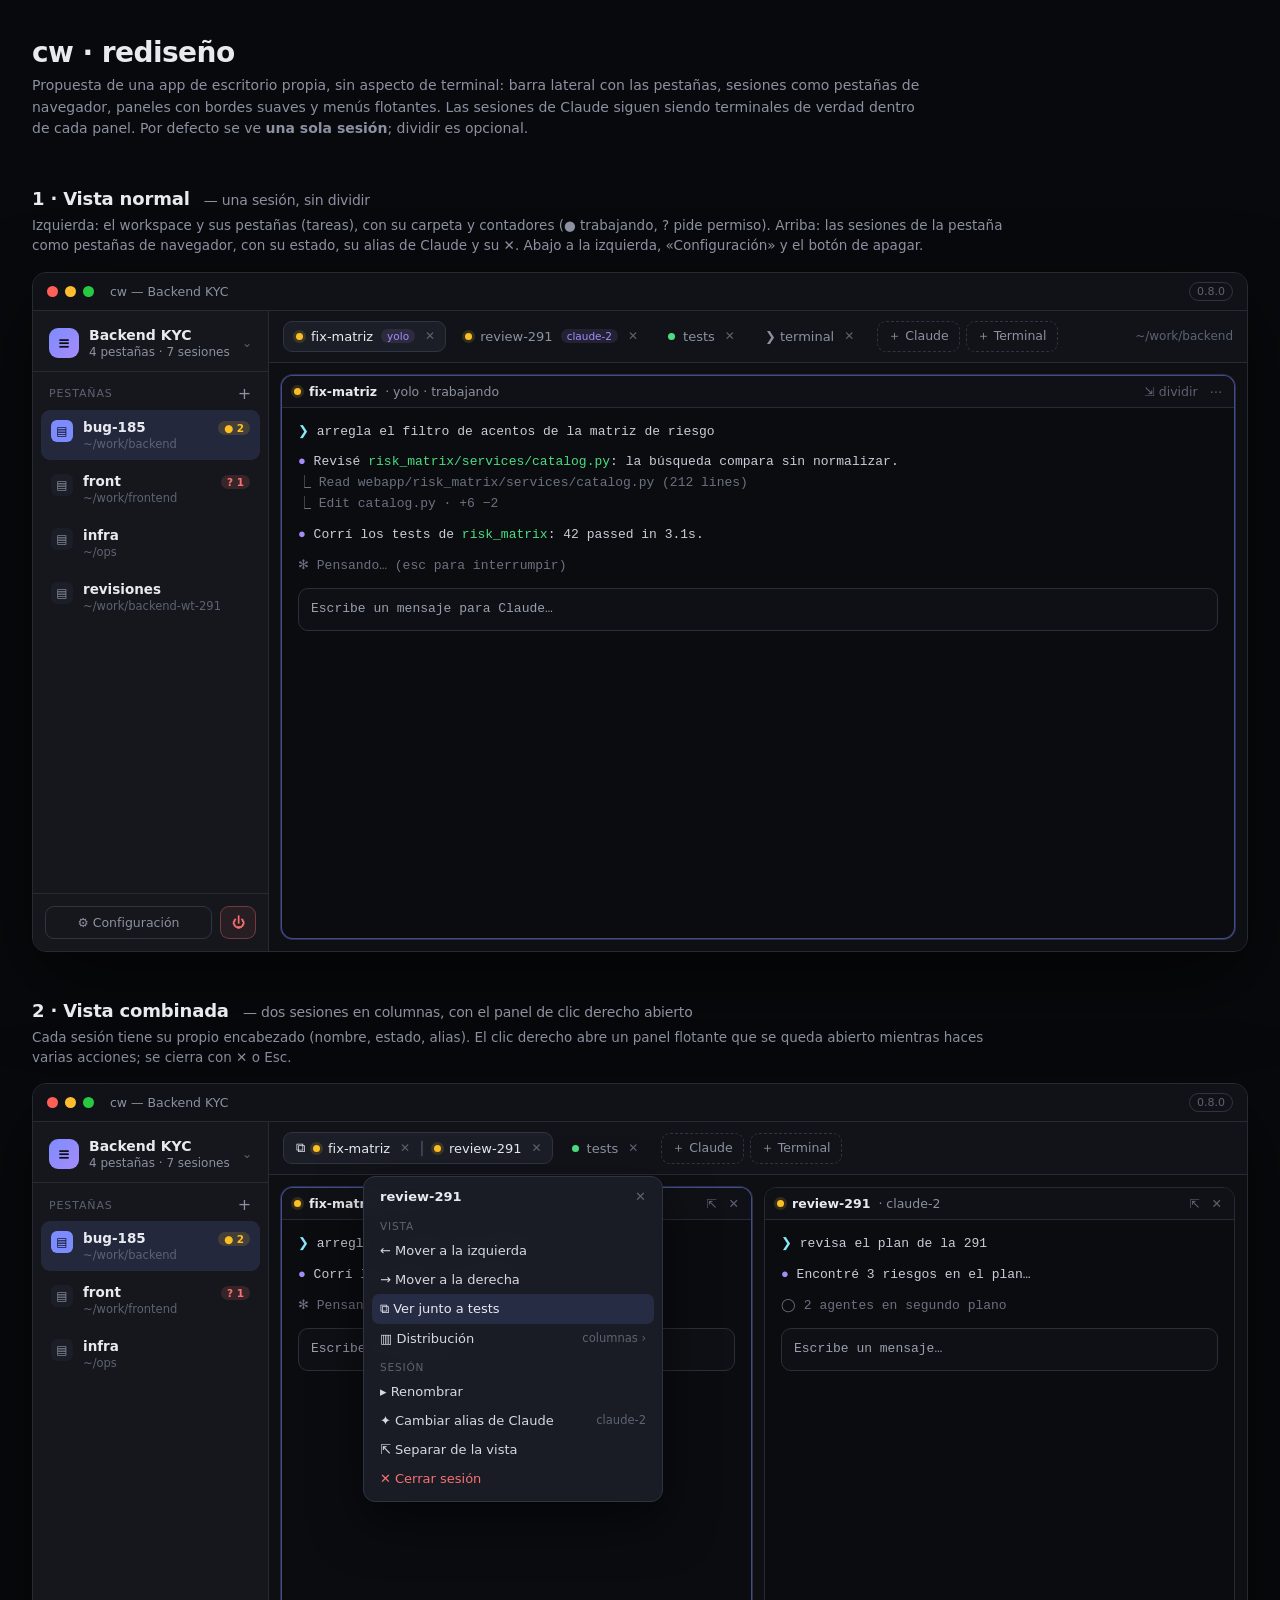
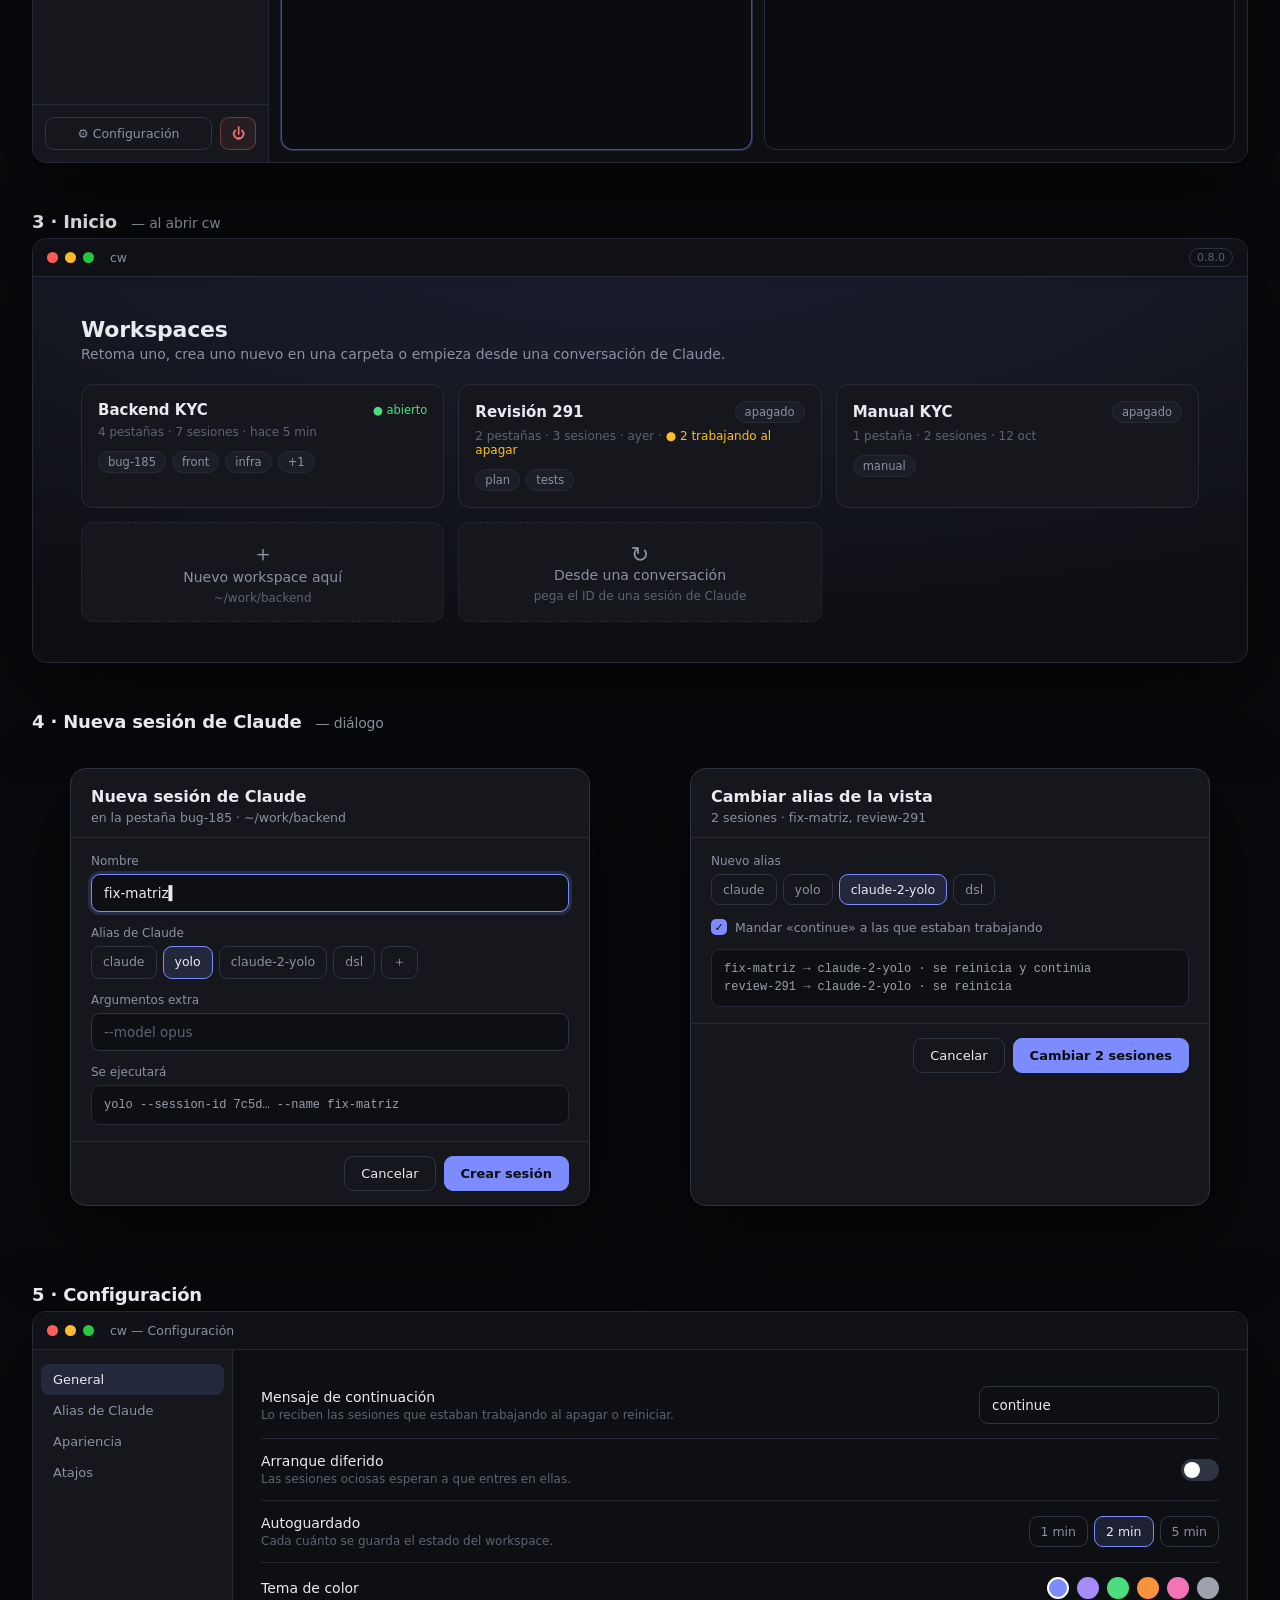
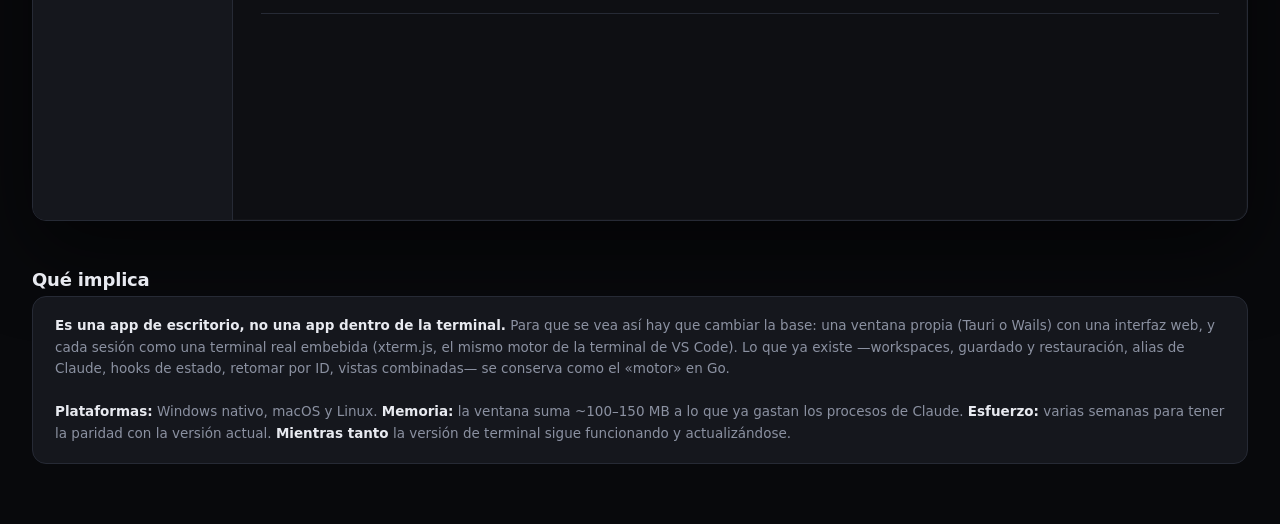
<file: mockups/rediseno.html>
<!doctype html>
<html lang="es">
<head>
<meta charset="utf-8">
<title>cw · rediseño</title>
<style>
  :root {
    --bg: #0e0f13; --panel: #15171d; --panel2: #1b1e26; --line: #262a35; --line2: #2f3442;
    --text: #e8eaf0; --muted: #8b91a1; --dim: #5d6373;
    --accent: #7c8cff; --accent2: #a78bfa; --accentbg: rgba(124,140,255,.14);
    --green: #4ade80; --amber: #fbbf24; --red: #f87171;
    --term: #0b0c10; --radius: 12px;
    font-family: "Inter", "Segoe UI Variable", "Segoe UI", system-ui, -apple-system, sans-serif;
  }
  * { box-sizing: border-box; }
  body { margin: 0; background: #08090c; color: var(--text); font-size: 14px; }
  .page { max-width: 1320px; margin: 0 auto; padding: 36px 32px 60px; }
  h1 { font-size: 28px; margin: 0 0 6px; letter-spacing: -.02em; }
  .lead { color: var(--muted); margin: 0 0 8px; max-width: 900px; line-height: 1.55; }
  h2 { font-size: 18px; margin: 48px 0 6px; letter-spacing: -.01em; }
  h2 small { color: var(--muted); font-weight: 400; font-size: 14px; margin-left: 8px; }
  .note { color: var(--muted); font-size: 13.5px; margin: 0 0 16px; line-height: 1.5; max-width: 980px; }

  /* window chrome */
  .win { background: var(--bg); border: 1px solid var(--line); border-radius: 14px; overflow: hidden;
         box-shadow: 0 30px 80px rgba(0,0,0,.55), 0 0 0 1px rgba(255,255,255,.02) inset; }
  .titlebar { height: 38px; display: flex; align-items: center; gap: 10px; padding: 0 14px;
              background: #101218; border-bottom: 1px solid var(--line); }
  .dots { display: flex; gap: 7px; } .dots i { width: 11px; height: 11px; border-radius: 50%; display: block; }
  .dots i:nth-child(1){background:#ff5f57} .dots i:nth-child(2){background:#febc2e} .dots i:nth-child(3){background:#28c840}
  .titlebar .t { color: var(--muted); font-size: 12.5px; margin-left: 6px; }
  .titlebar .sp { flex: 1; }
  .ver { font-size: 11px; color: var(--dim); border: 1px solid var(--line2); padding: 2px 7px; border-radius: 99px; }

  .app { display: grid; grid-template-columns: 236px 1fr; height: 640px; }
  /* sidebar */
  .side { background: var(--panel); border-right: 1px solid var(--line); display: flex; flex-direction: column; }
  .ws { padding: 16px 16px 12px; display: flex; align-items: center; gap: 10px; border-bottom: 1px solid var(--line); }
  .logo { width: 30px; height: 30px; border-radius: 9px; background: linear-gradient(135deg, var(--accent), var(--accent2));
          display: grid; place-items: center; font-weight: 700; color: #0b0c10; font-size: 15px; }
  .ws b { font-size: 14px; display: block; } .ws span { color: var(--muted); font-size: 12px; }
  .ws .chev { margin-left: auto; color: var(--dim); }
  .sec { padding: 14px 16px 6px; font-size: 11px; letter-spacing: .08em; color: var(--dim); text-transform: uppercase;
         display: flex; justify-content: space-between; align-items: center; }
  .sec .add { color: var(--muted); font-size: 16px; line-height: 1; cursor: pointer; }
  .tab { margin: 2px 8px; padding: 9px 10px; border-radius: 9px; display: flex; gap: 10px; align-items: flex-start; cursor: pointer; }
  .tab:hover { background: var(--panel2); }
  .tab.on { background: var(--accentbg); }
  .tab .ic { width: 22px; height: 22px; border-radius: 6px; background: var(--panel2); display: grid; place-items: center; font-size: 12px; color: var(--muted); flex: none; margin-top: 1px; }
  .tab.on .ic { background: var(--accent); color: #0b0c10; }
  .tab .nm { font-weight: 600; font-size: 13.5px; } .tab .dir { color: var(--dim); font-size: 11.5px; margin-top: 2px; }
  .tab .badges { margin-left: auto; display: flex; gap: 4px; margin-top: 2px; }
  .b { font-size: 10.5px; padding: 1px 6px; border-radius: 99px; font-weight: 600; }
  .b.busy { background: rgba(251,191,36,.15); color: var(--amber); }
  .b.wait { background: rgba(248,113,113,.15); color: var(--red); }
  .side .foot { margin-top: auto; padding: 12px; border-top: 1px solid var(--line); display: flex; gap: 8px; }
  .ghost { flex: 1; border: 1px solid var(--line2); background: transparent; color: var(--muted); border-radius: 9px; padding: 8px; font: inherit; font-size: 12.5px; }
  .power { width: 36px; border: 1px solid rgba(248,113,113,.35); background: rgba(248,113,113,.08); color: var(--red); border-radius: 9px; }

  /* main */
  .main { display: flex; flex-direction: column; min-width: 0; }
  .sessions { display: flex; align-items: center; gap: 6px; padding: 10px 14px; border-bottom: 1px solid var(--line); background: #111319; }
  .s { display: flex; align-items: center; gap: 8px; padding: 7px 10px 7px 12px; border-radius: 9px; border: 1px solid transparent; color: var(--muted); font-size: 13px; cursor: pointer; }
  .s:hover { background: var(--panel2); }
  .s.on { background: var(--panel2); border-color: var(--line2); color: var(--text); }
  .s .x { color: var(--dim); font-size: 12px; margin-left: 2px; }
  .dot { width: 7px; height: 7px; border-radius: 50%; display: inline-block; }
  .dot.busy { background: var(--amber); box-shadow: 0 0 0 3px rgba(251,191,36,.15); }
  .dot.idle { background: var(--green); } .dot.wait { background: var(--red); }
  .tag { font-size: 10.5px; color: var(--accent2); background: rgba(167,139,250,.12); padding: 1px 6px; border-radius: 99px; }
  .newbtn { margin-left: 6px; display: flex; gap: 6px; }
  .pill { border: 1px dashed var(--line2); color: var(--muted); border-radius: 9px; padding: 6px 10px; font-size: 12.5px; background: transparent; font: inherit; font-size: 12.5px; }
  .sessions .right { margin-left: auto; color: var(--dim); font-size: 12px; }

  .stage { flex: 1; padding: 12px; display: flex; gap: 12px; min-height: 0; background: var(--bg); }
  .term { flex: 1; background: var(--term); border: 1px solid var(--line); border-radius: var(--radius); display: flex; flex-direction: column; min-width: 0; overflow: hidden; }
  .term.on { border-color: rgba(124,140,255,.5); box-shadow: 0 0 0 1px rgba(124,140,255,.25); }
  .thead { display: flex; align-items: center; gap: 8px; padding: 8px 12px; border-bottom: 1px solid var(--line); font-size: 12.5px; color: var(--muted); background: #0f1116; }
  .thead b { color: var(--text); font-weight: 600; }
  .thead .act { margin-left: auto; display: flex; gap: 10px; color: var(--dim); }
  .tbody { padding: 14px 16px; font: 13px/1.6 "JetBrains Mono", "Cascadia Code", "SF Mono", Menlo, monospace; color: #c9cdd8; flex: 1; overflow: hidden; }
  .tbody .u { color: #8be9fd; } .tbody .c { color: #a78bfa; } .tbody .g { color: var(--green); } .tbody .m { color: #6b7180; }
  .tbody .prompt { margin-top: 12px; border: 1px solid #2a2f3b; border-radius: 10px; padding: 10px 12px; color: #9aa0ae; background: #0e1015; }

  /* floating context panel */
  .ctx { position: absolute; width: 300px; background: rgba(27,30,38,.96); backdrop-filter: blur(10px); border: 1px solid var(--line2);
         border-radius: 12px; box-shadow: 0 20px 50px rgba(0,0,0,.55); padding: 8px; font-size: 13px; }
  .ctx h4 { margin: 4px 8px 8px; font-size: 13px; display: flex; justify-content: space-between; }
  .ctx h4 span { color: var(--dim); font-weight: 400; cursor: pointer; }
  .ctx .grp { color: var(--dim); font-size: 10.5px; letter-spacing: .08em; text-transform: uppercase; padding: 8px 8px 4px; }
  .ctx .it { padding: 7px 8px; border-radius: 7px; display: flex; gap: 10px; color: #d6d9e2; }
  .ctx .it:hover, .ctx .it.hl { background: var(--accentbg); color: var(--text); }
  .ctx .it .k { margin-left: auto; color: var(--dim); font-size: 11.5px; }
  .ctx .it.danger { color: var(--red); }
  .rel { position: relative; }

  /* other screens */
  .grid2 { display: grid; grid-template-columns: 1fr 1fr; gap: 24px; }
  .card { background: var(--panel); border: 1px solid var(--line); border-radius: 14px; padding: 22px; }
  .start { padding: 40px 48px; background: radial-gradient(1200px 400px at 50% -10%, rgba(124,140,255,.12), transparent), var(--bg); }
  .start h3 { margin: 0 0 4px; font-size: 22px; letter-spacing: -.01em; }
  .start p { color: var(--muted); margin: 0 0 22px; }
  .cards { display: grid; grid-template-columns: repeat(3, 1fr); gap: 14px; }
  .wcard { background: var(--panel); border: 1px solid var(--line); border-radius: 12px; padding: 16px; }
  .wcard.new { border-style: dashed; display: grid; place-items: center; color: var(--muted); text-align: center; }
  .wcard .row { display: flex; justify-content: space-between; align-items: center; }
  .wcard b { font-size: 15px; } .wcard .meta { color: var(--dim); font-size: 12px; margin-top: 6px; }
  .wcard .chips { display: flex; gap: 6px; margin-top: 12px; flex-wrap: wrap; }
  .chip { background: var(--panel2); border: 1px solid var(--line); border-radius: 99px; padding: 3px 9px; font-size: 11.5px; color: var(--muted); }
  .live { color: var(--green); font-size: 11.5px; }

  .modal { width: 520px; margin: 30px auto; background: var(--panel); border: 1px solid var(--line2); border-radius: 16px; box-shadow: 0 30px 80px rgba(0,0,0,.6); }
  .modal header { padding: 18px 20px 4px; font-weight: 600; font-size: 16px; }
  .modal .sub { padding: 0 20px 12px; color: var(--muted); font-size: 12.5px; border-bottom: 1px solid var(--line); }
  .modal .body { padding: 16px 20px; display: grid; gap: 14px; }
  label { font-size: 12px; color: var(--muted); display: block; margin-bottom: 6px; }
  .input { background: var(--bg); border: 1px solid var(--line2); border-radius: 9px; padding: 10px 12px; color: var(--text); font-size: 13.5px; }
  .input.focus { border-color: var(--accent); box-shadow: 0 0 0 3px rgba(124,140,255,.18); }
  .seg { display: flex; gap: 6px; flex-wrap: wrap; }
  .seg span { border: 1px solid var(--line2); border-radius: 9px; padding: 7px 11px; font-size: 12.5px; color: var(--muted); }
  .seg span.on { border-color: var(--accent); background: var(--accentbg); color: var(--text); }
  .code { font: 12px/1.5 "JetBrains Mono", Menlo, monospace; color: #9aa0ae; background: var(--bg); border: 1px solid var(--line); border-radius: 9px; padding: 10px 12px; }
  .check { display: flex; gap: 8px; align-items: center; color: var(--muted); font-size: 12.5px; }
  .check i { width: 16px; height: 16px; border-radius: 5px; background: var(--accent); display: grid; place-items: center; color: #0b0c10; font-style: normal; font-size: 11px; }
  .modal footer { padding: 14px 20px; display: flex; justify-content: flex-end; gap: 8px; border-top: 1px solid var(--line); }
  .btn { border-radius: 9px; padding: 9px 16px; font: inherit; font-size: 13px; border: 1px solid var(--line2); background: transparent; color: var(--text); }
  .btn.primary { background: var(--accent); border-color: var(--accent); color: #0b0c10; font-weight: 600; }

  .settings { display: grid; grid-template-columns: 200px 1fr; height: 470px; }
  .settings nav { border-right: 1px solid var(--line); padding: 14px 8px; background: var(--panel); }
  .settings nav div { padding: 8px 12px; border-radius: 8px; color: var(--muted); font-size: 13px; }
  .settings nav div.on { background: var(--accentbg); color: var(--text); }
  .settings section { padding: 22px 28px; }
  .setrow { display: flex; justify-content: space-between; align-items: center; padding: 14px 0; border-bottom: 1px solid var(--line); }
  .setrow small { display: block; color: var(--dim); margin-top: 3px; font-size: 12px; }
  .toggle { width: 38px; height: 22px; border-radius: 99px; background: var(--line2); position: relative; }
  .toggle.on { background: var(--accent); } .toggle i { position: absolute; top: 3px; left: 3px; width: 16px; height: 16px; border-radius: 50%; background: #fff; }
  .toggle.on i { left: 19px; }
  .swatches { display: flex; gap: 8px; } .swatches i { width: 22px; height: 22px; border-radius: 50%; display: block; border: 2px solid transparent; }
  .swatches i.on { border-color: #fff; }

  .tech { background: var(--panel); border: 1px solid var(--line); border-radius: 14px; padding: 18px 22px; color: var(--muted); line-height: 1.6; font-size: 13.5px; }
  .tech b { color: var(--text); }
</style>
</head>
<body>
<div class="page">
  <h1>cw · rediseño</h1>
  <p class="lead">Propuesta de una app de escritorio propia, sin aspecto de terminal: barra lateral con las pestañas,
  sesiones como pestañas de navegador, paneles con bordes suaves y menús flotantes. Las sesiones de Claude siguen
  siendo terminales de verdad dentro de cada panel. Por defecto se ve <b>una sola sesión</b>; dividir es opcional.</p>

  <h2>1 · Vista normal <small>— una sesión, sin dividir</small></h2>
  <p class="note">Izquierda: el workspace y sus pestañas (tareas), con su carpeta y contadores (● trabajando, ? pide permiso).
  Arriba: las sesiones de la pestaña como pestañas de navegador, con su estado, su alias de Claude y su ✕. Abajo a la
  izquierda, «Configuración» y el botón de apagar.</p>
  <div class="win">
    <div class="titlebar"><div class="dots"><i></i><i></i><i></i></div><span class="t">cw — Backend KYC</span><span class="sp"></span><span class="ver">0.8.0</span></div>
    <div class="app">
      <aside class="side">
        <div class="ws"><div class="logo">≡</div><div><b>Backend KYC</b><span>4 pestañas · 7 sesiones</span></div><span class="chev">⌄</span></div>
        <div class="sec">Pestañas <span class="add">+</span></div>
        <div class="tab on"><div class="ic">▤</div><div><div class="nm">bug-185</div><div class="dir">~/work/backend</div></div><div class="badges"><span class="b busy">● 2</span></div></div>
        <div class="tab"><div class="ic">▤</div><div><div class="nm">front</div><div class="dir">~/work/frontend</div></div><div class="badges"><span class="b wait">? 1</span></div></div>
        <div class="tab"><div class="ic">▤</div><div><div class="nm">infra</div><div class="dir">~/ops</div></div></div>
        <div class="tab"><div class="ic">▤</div><div><div class="nm">revisiones</div><div class="dir">~/work/backend-wt-291</div></div></div>
        <div class="foot"><button class="ghost">⚙ Configuración</button><button class="power" title="Apagar y guardar">⏻</button></div>
      </aside>
      <div class="main">
        <div class="sessions">
          <div class="s on"><span class="dot busy"></span>fix-matriz <span class="tag">yolo</span><span class="x">✕</span></div>
          <div class="s"><span class="dot busy"></span>review-291 <span class="tag">claude-2</span><span class="x">✕</span></div>
          <div class="s"><span class="dot idle"></span>tests<span class="x">✕</span></div>
          <div class="s">❯ terminal<span class="x">✕</span></div>
          <div class="newbtn"><button class="pill">＋ Claude</button><button class="pill">＋ Terminal</button></div>
          <span class="right">~/work/backend</span>
        </div>
        <div class="stage">
          <div class="term on">
            <div class="thead"><span class="dot busy"></span><b>fix-matriz</b> · yolo · trabajando<span class="act">⇲ dividir &nbsp; ⋯</span></div>
            <div class="tbody">
              <div><span class="u">❯</span> arregla el filtro de acentos de la matriz de riesgo</div>
              <div style="margin-top:10px"><span class="c">●</span> Revisé <span class="g">risk_matrix/services/catalog.py</span>: la búsqueda compara sin normalizar.</div>
              <div class="m">  ⎿ Read webapp/risk_matrix/services/catalog.py (212 lines)</div>
              <div class="m">  ⎿ Edit catalog.py · +6 −2</div>
              <div style="margin-top:10px"><span class="c">●</span> Corrí los tests de <span class="g">risk_matrix</span>: 42 passed in 3.1s.</div>
              <div class="m" style="margin-top:10px">✻ Pensando… (esc para interrumpir)</div>
              <div class="prompt">Escribe un mensaje para Claude…</div>
            </div>
          </div>
        </div>
      </div>
    </div>
  </div>

  <h2>2 · Vista combinada <small>— dos sesiones en columnas, con el panel de clic derecho abierto</small></h2>
  <p class="note">Cada sesión tiene su propio encabezado (nombre, estado, alias). El clic derecho abre un panel flotante
  que se queda abierto mientras haces varias acciones; se cierra con ✕ o Esc.</p>
  <div class="win rel">
    <div class="titlebar"><div class="dots"><i></i><i></i><i></i></div><span class="t">cw — Backend KYC</span><span class="sp"></span><span class="ver">0.8.0</span></div>
    <div class="app">
      <aside class="side">
        <div class="ws"><div class="logo">≡</div><div><b>Backend KYC</b><span>4 pestañas · 7 sesiones</span></div><span class="chev">⌄</span></div>
        <div class="sec">Pestañas <span class="add">+</span></div>
        <div class="tab on"><div class="ic">▤</div><div><div class="nm">bug-185</div><div class="dir">~/work/backend</div></div><div class="badges"><span class="b busy">● 2</span></div></div>
        <div class="tab"><div class="ic">▤</div><div><div class="nm">front</div><div class="dir">~/work/frontend</div></div><div class="badges"><span class="b wait">? 1</span></div></div>
        <div class="tab"><div class="ic">▤</div><div><div class="nm">infra</div><div class="dir">~/ops</div></div></div>
        <div class="foot"><button class="ghost">⚙ Configuración</button><button class="power">⏻</button></div>
      </aside>
      <div class="main">
        <div class="sessions">
          <div class="s on">⧉ <span class="dot busy"></span>fix-matriz <span class="x">✕</span> <span style="color:var(--dim)">│</span> <span class="dot busy"></span>review-291 <span class="x">✕</span></div>
          <div class="s"><span class="dot idle"></span>tests<span class="x">✕</span></div>
          <div class="newbtn"><button class="pill">＋ Claude</button><button class="pill">＋ Terminal</button></div>
        </div>
        <div class="stage">
          <div class="term on">
            <div class="thead"><span class="dot busy"></span><b>fix-matriz</b> · yolo<span class="act">⇱ &nbsp; ✕</span></div>
            <div class="tbody"><div><span class="u">❯</span> arregla el filtro de acentos</div><div style="margin-top:10px"><span class="c">●</span> Corrí los tests: 42 passed.</div><div class="m" style="margin-top:10px">✻ Pensando…</div><div class="prompt">Escribe un mensaje…</div></div>
          </div>
          <div class="term">
            <div class="thead"><span class="dot busy"></span><b>review-291</b> · claude-2<span class="act">⇱ &nbsp; ✕</span></div>
            <div class="tbody"><div><span class="u">❯</span> revisa el plan de la 291</div><div style="margin-top:10px"><span class="c">●</span> Encontré 3 riesgos en el plan…</div><div class="m" style="margin-top:10px">◯ 2 agentes en segundo plano</div><div class="prompt">Escribe un mensaje…</div></div>
          </div>
        </div>
      </div>
    </div>
    <div class="ctx" style="left: 330px; top: 92px;">
      <h4>review-291 <span>✕</span></h4>
      <div class="grp">Vista</div>
      <div class="it">← Mover a la izquierda</div>
      <div class="it">→ Mover a la derecha</div>
      <div class="it hl">⧉ Ver junto a tests</div>
      <div class="it">▥ Distribución <span class="k">columnas ›</span></div>
      <div class="grp">Sesión</div>
      <div class="it">▸ Renombrar</div>
      <div class="it">✦ Cambiar alias de Claude <span class="k">claude-2</span></div>
      <div class="it">⇱ Separar de la vista</div>
      <div class="it danger">✕ Cerrar sesión</div>
    </div>
  </div>

  <h2>3 · Inicio <small>— al abrir cw</small></h2>
  <div class="win">
    <div class="titlebar"><div class="dots"><i></i><i></i><i></i></div><span class="t">cw</span><span class="sp"></span><span class="ver">0.8.0</span></div>
    <div class="start">
      <h3>Workspaces</h3>
      <p>Retoma uno, crea uno nuevo en una carpeta o empieza desde una conversación de Claude.</p>
      <div class="cards">
        <div class="wcard"><div class="row"><b>Backend KYC</b><span class="live">● abierto</span></div><div class="meta">4 pestañas · 7 sesiones · hace 5 min</div><div class="chips"><span class="chip">bug-185</span><span class="chip">front</span><span class="chip">infra</span><span class="chip">+1</span></div></div>
        <div class="wcard"><div class="row"><b>Revisión 291</b><span class="chip">apagado</span></div><div class="meta">2 pestañas · 3 sesiones · ayer · <span style="color:var(--amber)">● 2 trabajando al apagar</span></div><div class="chips"><span class="chip">plan</span><span class="chip">tests</span></div></div>
        <div class="wcard"><div class="row"><b>Manual KYC</b><span class="chip">apagado</span></div><div class="meta">1 pestaña · 2 sesiones · 12 oct</div><div class="chips"><span class="chip">manual</span></div></div>
        <div class="wcard new"><div><div style="font-size:22px">＋</div>Nuevo workspace aquí<div class="meta">~/work/backend</div></div></div>
        <div class="wcard new"><div><div style="font-size:22px">↻</div>Desde una conversación<div class="meta">pega el ID de una sesión de Claude</div></div></div>
      </div>
    </div>
  </div>

  <h2>4 · Nueva sesión de Claude <small>— diálogo</small></h2>
  <div class="grid2">
    <div class="modal">
      <header>Nueva sesión de Claude</header>
      <div class="sub">en la pestaña bug-185 · ~/work/backend</div>
      <div class="body">
        <div><label>Nombre</label><div class="input focus">fix-matriz▍</div></div>
        <div><label>Alias de Claude</label><div class="seg"><span>claude</span><span class="on">yolo</span><span>claude-2-yolo</span><span>dsl</span><span>＋</span></div></div>
        <div><label>Argumentos extra</label><div class="input" style="color:var(--dim)">--model opus</div></div>
        <div><label>Se ejecutará</label><div class="code">yolo --session-id 7c5d… --name fix-matriz</div></div>
      </div>
      <footer><button class="btn">Cancelar</button><button class="btn primary">Crear sesión</button></footer>
    </div>
    <div class="modal">
      <header>Cambiar alias de la vista</header>
      <div class="sub">2 sesiones · fix-matriz, review-291</div>
      <div class="body">
        <div><label>Nuevo alias</label><div class="seg"><span>claude</span><span>yolo</span><span class="on">claude-2-yolo</span><span>dsl</span></div></div>
        <div class="check"><i>✓</i> Mandar «continue» a las que estaban trabajando</div>
        <div class="code">fix-matriz → claude-2-yolo · se reinicia y continúa<br>review-291 → claude-2-yolo · se reinicia</div>
      </div>
      <footer><button class="btn">Cancelar</button><button class="btn primary">Cambiar 2 sesiones</button></footer>
    </div>
  </div>

  <h2>5 · Configuración</h2>
  <div class="win">
    <div class="titlebar"><div class="dots"><i></i><i></i><i></i></div><span class="t">cw — Configuración</span></div>
    <div class="settings">
      <nav><div class="on">General</div><div>Alias de Claude</div><div>Apariencia</div><div>Atajos</div></nav>
      <section>
        <div class="setrow"><div>Mensaje de continuación<small>Lo reciben las sesiones que estaban trabajando al apagar o reiniciar.</small></div><div class="input" style="width:240px">continue</div></div>
        <div class="setrow"><div>Arranque diferido<small>Las sesiones ociosas esperan a que entres en ellas.</small></div><div class="toggle"><i></i></div></div>
        <div class="setrow"><div>Autoguardado<small>Cada cuánto se guarda el estado del workspace.</small></div><div class="seg"><span>1 min</span><span class="on">2 min</span><span>5 min</span></div></div>
        <div class="setrow"><div>Tema de color</div><div class="swatches"><i class="on" style="background:#7c8cff"></i><i style="background:#a78bfa"></i><i style="background:#4ade80"></i><i style="background:#fb923c"></i><i style="background:#f472b6"></i><i style="background:#9ca3af"></i></div></div>
      </section>
    </div>
  </div>

  <h2>Qué implica</h2>
  <div class="tech">
    <b>Es una app de escritorio, no una app dentro de la terminal.</b> Para que se vea así hay que cambiar la base:
    una ventana propia (Tauri o Wails) con una interfaz web, y cada sesión como una terminal real embebida
    (xterm.js, el mismo motor de la terminal de VS Code). Lo que ya existe —workspaces, guardado y restauración,
    alias de Claude, hooks de estado, retomar por ID, vistas combinadas— se conserva como el «motor» en Go.<br><br>
    <b>Plataformas:</b> Windows nativo, macOS y Linux. <b>Memoria:</b> la ventana suma ~100–150 MB a lo que ya
    gastan los procesos de Claude. <b>Esfuerzo:</b> varias semanas para tener la paridad con la versión actual.
    <b>Mientras tanto</b> la versión de terminal sigue funcionando y actualizándose.
  </div>
</div>
</body>
</html>
</file>
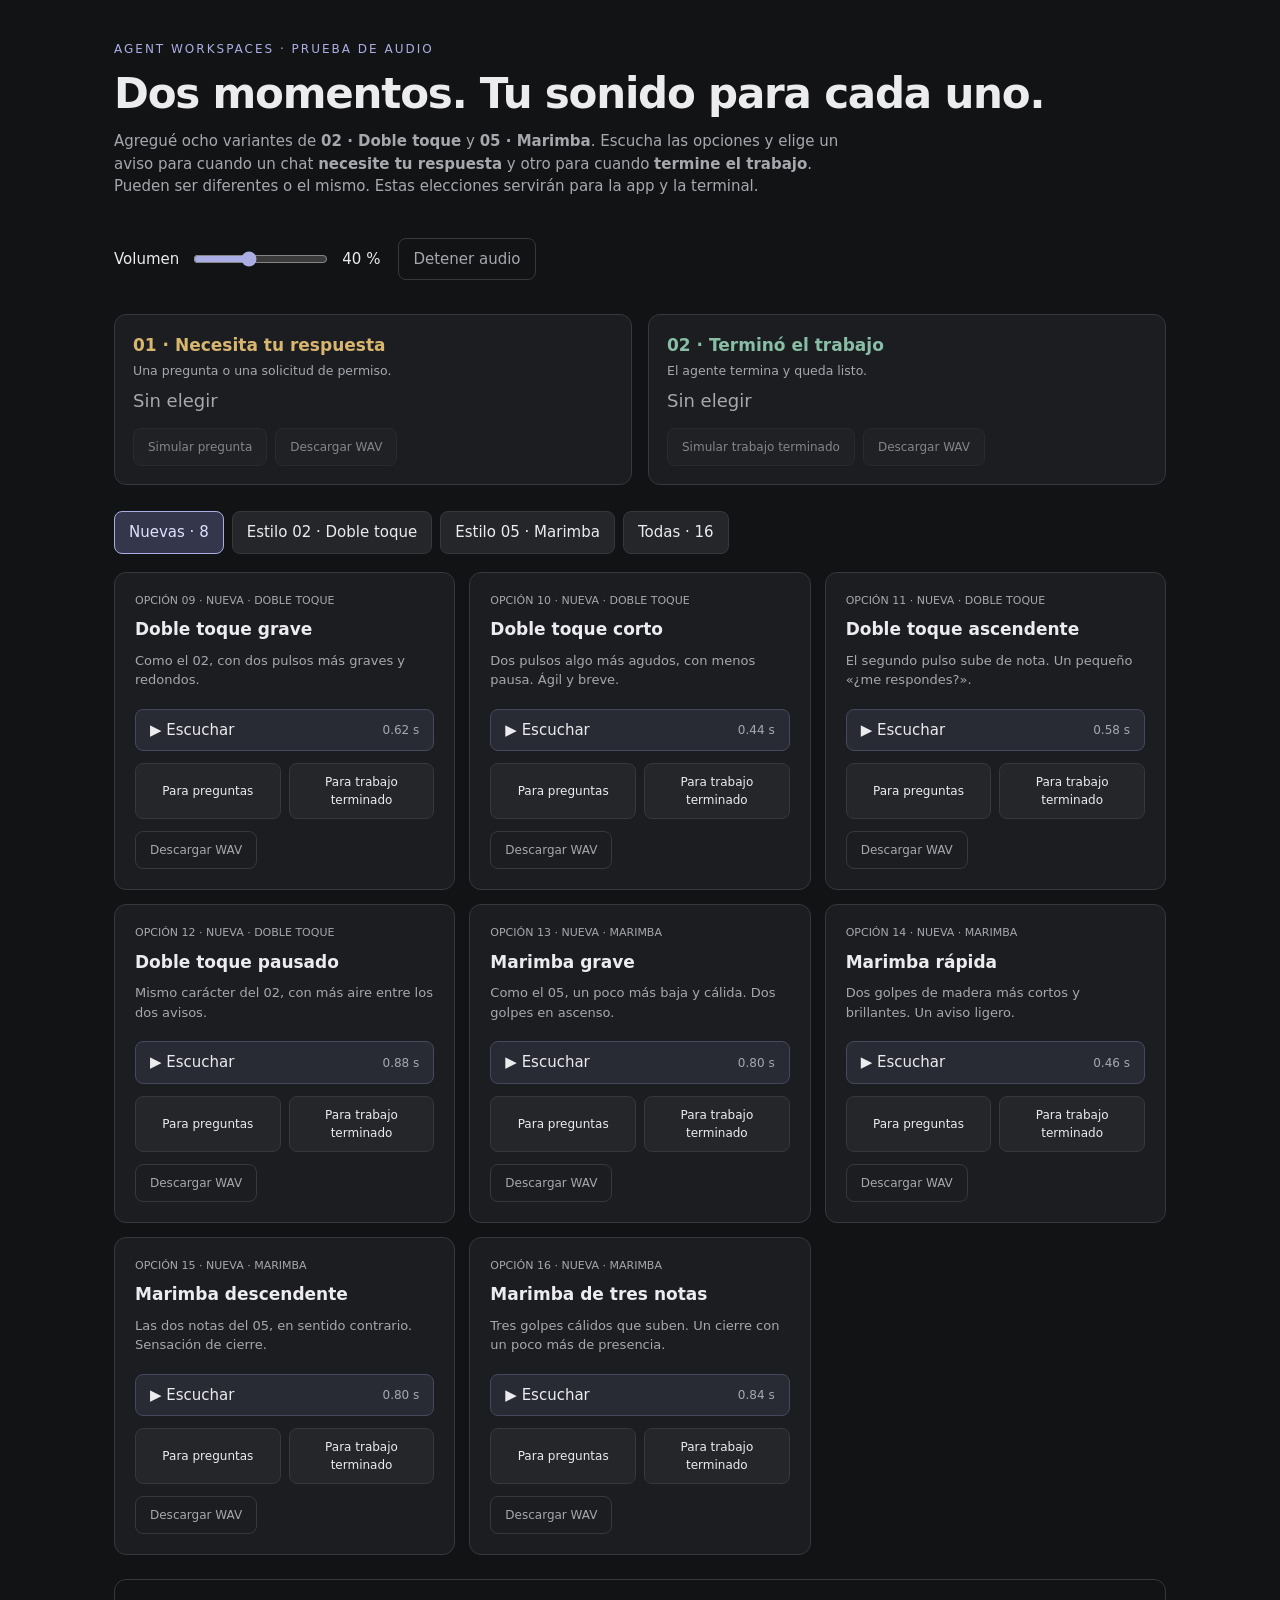
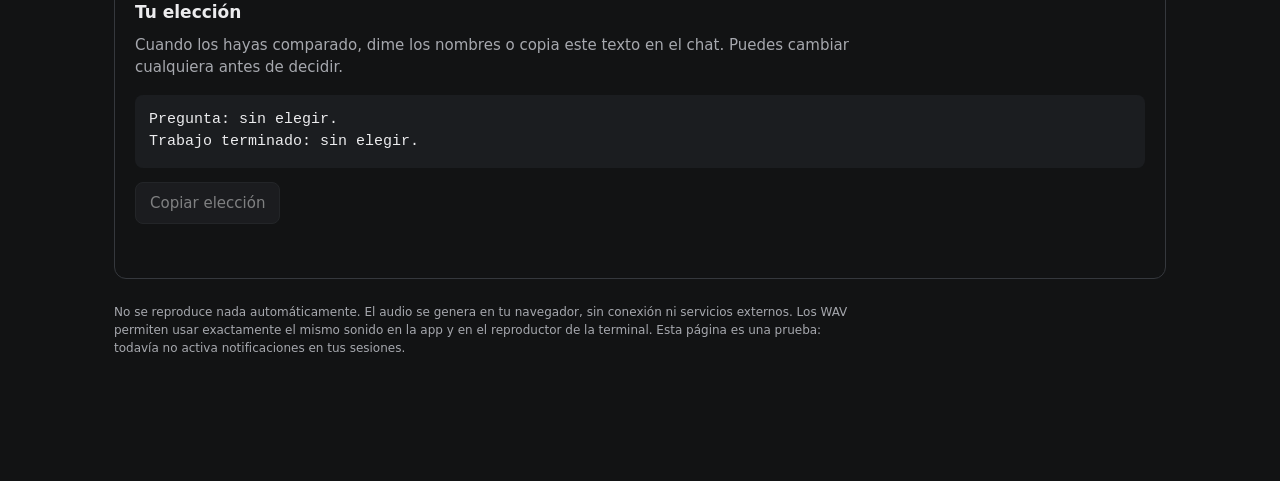
<file: mockups/sonidos.html>
<!doctype html>
<html lang="es">
<head>
<meta charset="utf-8">
<meta name="viewport" content="width=device-width, initial-scale=1">
<title>Agent Workspaces · Elegir sonidos</title>
<style>
:root{color-scheme:dark;--bg:#121314;--panel:#1b1d20;--line:#35383d;--text:#ececee;--muted:#a6a8ae;--question:#d9b66f;--done:#88bea5;--accent:#abaee5;font:15px/1.5 system-ui,sans-serif}
*{box-sizing:border-box}body{margin:0;background:var(--bg);color:var(--text)}main{max-width:1100px;margin:auto;padding:40px 24px 100px}h1{font-size:clamp(27px,5vw,42px);line-height:1.15;letter-spacing:-1.2px;margin:12px 0}h2{font-size:17px;margin:0}.eyebrow{color:var(--accent);font-size:12px;letter-spacing:2px;text-transform:uppercase}p{color:var(--muted);margin:12px 0 24px;max-width:740px}.toolbar{display:flex;flex-wrap:wrap;align-items:center;gap:18px;padding:16px 0 24px}.volume{display:flex;align-items:center;gap:12px}input[type=range]{accent-color:var(--accent);width:135px}button{font:inherit;cursor:pointer;color:var(--text);border:1px solid var(--line);border-radius:8px;background:#24262a;padding:9px 14px}button:hover{background:#303339}button:focus-visible,input:focus-visible{outline:2px solid var(--accent);outline-offset:4px}button:disabled{cursor:default;opacity:.5}.quiet{background:transparent;color:var(--muted)}.filters{display:flex;flex-wrap:wrap;gap:8px;margin:0 0 18px}.filters button[aria-pressed=true]{background:#34364b;border-color:var(--accent);color:#e0e1ff}.sound[hidden]{display:none}.grid{display:grid;grid-template-columns:repeat(auto-fit,minmax(260px,1fr));gap:14px}.sound{position:relative;padding:20px;border:1px solid var(--line);border-radius:12px;background:var(--panel)}.sound.playing{border-color:var(--accent)}.sound .description{font-size:13px;min-height:40px;margin:8px 0 18px}.index{color:var(--muted);font-size:11px;margin-bottom:8px}.play{width:100%;display:flex;justify-content:space-between;align-items:center;background:#292b34;border-color:#45485e}.duration{font-size:12px;color:var(--muted)}.choices{display:flex;gap:8px;margin-top:12px}.choices button{flex:1;font-size:12px;padding:9px 5px}.choices .question[aria-pressed=true]{background:#443a27;color:var(--question);border-color:var(--question)}.choices .done[aria-pressed=true]{background:#243b31;color:var(--done);border-color:var(--done)}.selected{display:grid;grid-template-columns:1fr 1fr;gap:16px;margin:10px 0 26px}.selection{padding:18px;border:1px solid var(--line);border-radius:12px;background:var(--panel)}.selection strong{display:block;font-size:18px;margin:6px 0 14px}.selection small{color:var(--muted)}.selection.question h2{color:var(--question)}.selection.done h2{color:var(--done)}.actions{display:flex;flex-wrap:wrap;gap:8px}.actions button{font-size:12px}.selection .none{color:var(--muted);font-weight:400}.summary{margin-top:24px;padding:20px;border:1px solid var(--line);border-radius:12px}.summary p{margin:8px 0 16px}#result{display:block;white-space:pre-wrap;user-select:all;padding:14px;background:#1b1d20;border-radius:8px;margin-bottom:14px;color:var(--text)}#status{min-height:24px;color:var(--muted);font-size:13px;margin-top:10px}.toast{position:fixed;bottom:22px;right:22px;max-width:min(430px,calc(100vw - 44px));background:#292c32;border:1px solid var(--line);padding:16px 22px;border-radius:10px;box-shadow:0 10px 40px #0008;z-index:2}.toast strong{display:block}.toast span{color:var(--muted);font-size:13px}.footnote{font-size:12px;margin-top:24px}.download{display:inline-block;color:var(--muted);font-size:12px;margin-top:12px}.download:hover{color:var(--text)}@media(max-width:620px){main{padding:26px 16px 100px}.selected{grid-template-columns:1fr}.toolbar{gap:12px}.volume{flex-wrap:wrap}.choices button{padding:10px 4px}}
</style>
</head>
<body>
<main>
<div class="eyebrow">Agent Workspaces · Prueba de audio</div>
<h1>Dos momentos. Tu sonido para cada uno.</h1>
<p>Agregué ocho variantes de <b>02 · Doble toque</b> y <b>05 · Marimba</b>. Escucha las opciones y elige un aviso para cuando un chat <b>necesite tu respuesta</b> y otro para cuando <b>termine el trabajo</b>. Pueden ser diferentes o el mismo. Estas elecciones servirán para la app y la terminal.</p>
<div class="toolbar">
<label class="volume" for="volume">Volumen <input id="volume" type="range" min="0" max="100" value="40"><output id="volume-label" for="volume">40 %</output></label>
<button id="stop" class="quiet" type="button">Detener audio</button>
</div>
<div class="selected">
<section class="selection question" aria-labelledby="question-title"><h2 id="question-title">01 · Necesita tu respuesta</h2><small>Una pregunta o una solicitud de permiso.</small><strong id="question-name" class="none">Sin elegir</strong><div class="actions"><button type="button" data-preview="question" disabled>Simular pregunta</button><button type="button" data-export="question" disabled>Descargar WAV</button></div></section>
<section class="selection done" aria-labelledby="done-title"><h2 id="done-title">02 · Terminó el trabajo</h2><small>El agente termina y queda listo.</small><strong id="done-name" class="none">Sin elegir</strong><div class="actions"><button type="button" data-preview="done" disabled>Simular trabajo terminado</button><button type="button" data-export="done" disabled>Descargar WAV</button></div></section>
</div>
<nav class="filters" aria-label="Filtrar sonidos"><button type="button" data-filter="new" aria-pressed="true">Nuevas · 8</button><button type="button" data-filter="double" aria-pressed="false">Estilo 02 · Doble toque</button><button type="button" data-filter="marimba" aria-pressed="false">Estilo 05 · Marimba</button><button type="button" data-filter="all" aria-pressed="false">Todas · 16</button></nav>
<div id="sounds" class="grid" aria-label="Opciones de sonido"></div>
<section class="summary"><h2>Tu elección</h2><p>Cuando los hayas comparado, dime los nombres o copia este texto en el chat. Puedes cambiar cualquiera antes de decidir.</p><code id="result">Pregunta: sin elegir.
Trabajo terminado: sin elegir.</code><button id="copy" type="button" disabled>Copiar elección</button><div id="status" role="status" aria-live="polite"></div></section>
<p class="footnote">No se reproduce nada automáticamente. El audio se genera en tu navegador, sin conexión ni servicios externos. Los WAV permiten usar exactamente el mismo sonido en la app y en el reproductor de la terminal. Esta página es una prueba: todavía no activa notificaciones en tus sesiones.</p>
</main>
<script>
'use strict';
// Deterministic PCM synthesis: preview and WAV export use the same samples.
const RATE = 44100;
const tones = [
 {id:'01',name:'Cristal suave',description:'Dos notas claras y delicadas. Breve, sin sobresalto.',duration:.70,notes:[[0,880,.26,'bell',.46],[.18,1174.66,.38,'bell',.38]]},
 {id:'02',family:'double',name:'Doble toque',description:'Dos pulsos definidos. Fácil de reconocer entre varias sesiones.',duration:.58,notes:[[0,660,.17,'sine',.55],[.25,660,.19,'sine',.55]]},
 {id:'03',name:'Pregunta digital',description:'Tres notas ascendentes, como una pequeña llamada de atención.',duration:.80,notes:[[0,523.25,.18,'soft',.46],[.18,659.25,.18,'soft',.46],[.36,783.99,.32,'soft',.46]]},
 {id:'04',name:'Sonar tranquilo',description:'Un pulso grave con una cola suave. Discreto para trabajar.',duration:.95,notes:[[0,440,.78,'bell',.62]]},
 {id:'05',family:'marimba',name:'Marimba',description:'Un golpe cálido y otro más agudo, con caída rápida.',duration:.68,notes:[[0,587.33,.26,'wood',.63],[.19,880,.33,'wood',.51]]},
 {id:'06',name:'Gota',description:'Un tono corto que baja. Un aviso compacto y redondo.',duration:.49,notes:[[0,1050,.36,'drop',.60]]},
 {id:'07',name:'Listo',description:'Un pequeño ascenso de tres notas con una llegada clara.',duration:.98,notes:[[0,523.25,.24,'bell',.43],[.20,659.25,.24,'bell',.43],[.40,1046.5,.47,'bell',.43]]},
 {id:'08',name:'Acorde sereno',description:'Tres notas juntas. Un cierre más amplio y relajado.',duration:1.14,notes:[[0,523.25,.90,'sine',.22],[.04,659.25,.87,'sine',.22],[.08,783.99,.84,'sine',.22]]},
 {id:'09',family:'double',fresh:true,name:'Doble toque grave',description:'Como el 02, con dos pulsos más graves y redondos.',duration:.62,notes:[[0,523.25,.18,'sine',.55],[.27,523.25,.20,'sine',.55]]},
 {id:'10',family:'double',fresh:true,name:'Doble toque corto',description:'Dos pulsos algo más agudos, con menos pausa. Ágil y breve.',duration:.44,notes:[[0,880,.12,'sine',.50],[.19,880,.14,'sine',.50]]},
 {id:'11',family:'double',fresh:true,name:'Doble toque ascendente',description:'El segundo pulso sube de nota. Un pequeño «¿me respondes?».',duration:.58,notes:[[0,587.33,.17,'sine',.55],[.24,783.99,.20,'sine',.52]]},
 {id:'12',family:'double',fresh:true,name:'Doble toque pausado',description:'Mismo carácter del 02, con más aire entre los dos avisos.',duration:.88,notes:[[0,659.25,.22,'sine',.53],[.38,659.25,.25,'sine',.53]]},
 {id:'13',family:'marimba',fresh:true,name:'Marimba grave',description:'Como el 05, un poco más baja y cálida. Dos golpes en ascenso.',duration:.80,notes:[[0,440,.30,'wood',.66],[.23,659.25,.36,'wood',.57]]},
 {id:'14',family:'marimba',fresh:true,name:'Marimba rápida',description:'Dos golpes de madera más cortos y brillantes. Un aviso ligero.',duration:.46,notes:[[0,783.99,.17,'wood',.60],[.13,1046.50,.22,'wood',.53]]},
 {id:'15',family:'marimba',fresh:true,name:'Marimba descendente',description:'Las dos notas del 05, en sentido contrario. Sensación de cierre.',duration:.80,notes:[[0,880,.30,'wood',.56],[.23,587.33,.37,'wood',.64]]},
 {id:'16',family:'marimba',fresh:true,name:'Marimba de tres notas',description:'Tres golpes cálidos que suben. Un cierre con un poco más de presencia.',duration:.84,notes:[[0,523.25,.23,'wood',.60],[.17,659.25,.25,'wood',.57],[.35,783.99,.34,'wood',.55]]}
];
const selection = {question:null,done:null};
let context, activeSource, activeCard, toastTimer;
let playRequest = 0;
const sampleCache = new Map();
const $ = selector => document.querySelector(selector);
function samples(tone) {
 if (sampleCache.has(tone.id)) return sampleCache.get(tone.id);
 const pcm = new Float32Array(Math.ceil(tone.duration * RATE));
 for (const [start,hz,duration,type,level] of tone.notes) {
  const offset = Math.round(start * RATE);
  for (let i=0;i<Math.round(duration*RATE)&&offset+i<pcm.length;i++) {
   const t=i/RATE, progress=t/duration;
   const attack=Math.min(1,t/.009),release=Math.min(1,(duration-t)/.055);
   const decay=Math.exp(-(type==='wood'?7:type==='bell'?4:2)*progress);
   const phase=2*Math.PI*(type==='drop'?(hz*t-650*t*t):hz*t);
   let wave=Math.sin(phase);
   if(type==='bell') wave=(wave+.23*Math.sin(phase*2)+.08*Math.sin(phase*3))/1.31;
   if(type==='wood') wave=(wave+.32*Math.sin(phase*2.76))/1.32;
   if(type==='soft') wave=(wave+.12*Math.sin(phase*2))/1.12;
   pcm[offset+i]+=wave*attack*release*decay*level;
  }
 }
 for(let i=0;i<pcm.length;i++) pcm[i]=Math.max(-.95,Math.min(.95,pcm[i]));
 sampleCache.set(tone.id,pcm);return pcm;
}
function stop() {
 playRequest++;
 if(activeSource) {try {activeSource.stop();} catch (_) {} activeSource=null;}
 if(activeCard) {activeCard.classList.remove('playing');activeCard=null;}
}
async function play(tone) {
 stop();
 const request = playRequest;
 try {
  const AudioContextClass=window.AudioContext||window.webkitAudioContext;
  if(!AudioContextClass) throw new Error('Este navegador no admite audio. Prueba en Chrome, Edge, Firefox o Safari.');
  if(!context) context=new AudioContextClass();
  if(context.state!=='running') await context.resume();
  if(request !== playRequest) return;
  const pcm=samples(tone),buffer=context.createBuffer(1,pcm.length,RATE);
  buffer.copyToChannel(pcm,0);
  const source=context.createBufferSource(),gain=context.createGain();
  gain.gain.value=Number($('#volume').value)/100;
  source.buffer=buffer;source.connect(gain);gain.connect(context.destination);
  source.onended=()=>{source.disconnect();gain.disconnect();if(activeSource===source){activeSource=null;if(activeCard)activeCard.classList.remove('playing');activeCard=null;}};
  activeSource=source;activeCard=$('#sound-'+tone.id);activeCard.classList.add('playing');
  source.start();$('#status').textContent='Escuchando '+tone.id+' · '+tone.name+'.';
 } catch(error) {$('#status').textContent=error.message;}
}
function wav(tone) {
 const pcm=samples(tone),buffer=new ArrayBuffer(44+pcm.length*2),view=new DataView(buffer);
 const text=(offset,value)=>{for(let i=0;i<value.length;i++)view.setUint8(offset+i,value.charCodeAt(i));};
 text(0,'RIFF');view.setUint32(4,36+pcm.length*2,true);text(8,'WAVE');text(12,'fmt ');
 view.setUint32(16,16,true);view.setUint16(20,1,true);view.setUint16(22,1,true);view.setUint32(24,RATE,true);
 view.setUint32(28,RATE*2,true);view.setUint16(32,2,true);view.setUint16(34,16,true);text(36,'data');view.setUint32(40,pcm.length*2,true);
 const volume=Number($('#volume').value)/100;
 for(let i=0;i<pcm.length;i++){const value=pcm[i]*volume;view.setInt16(44+i*2,Math.round(value*(value<0?32768:32767)),true);}
 return new Blob([buffer],{type:'audio/wav'});
}
function download(tone,event) {
 const url=URL.createObjectURL(wav(tone)),link=document.createElement('a');
 link.href=url;link.download='agent-workspaces-'+(event?event+'-':'')+tone.id+'.wav';link.click();setTimeout(()=>URL.revokeObjectURL(url),10000);
 $('#status').textContent='WAV de '+tone.name+' descargado al '+$('#volume').value+' %.';
}
function summary() {
 const label=kind=>selection[kind]?selection[kind].id+' · '+selection[kind].name:'sin elegir';
 return 'Pregunta: '+label('question')+'.\nTrabajo terminado: '+label('done')+'.';
}
function update() {
 for(const kind of ['question','done']) {
  const tone=selection[kind],name=$('#'+kind+'-name');name.textContent=tone?tone.id+' · '+tone.name:'Sin elegir';name.classList.toggle('none',!tone);
  $('[data-preview="'+kind+'"]').disabled=!tone;$('[data-export="'+kind+'"]').disabled=!tone;
  for(const button of document.querySelectorAll('[data-select="'+kind+'"]')) button.setAttribute('aria-pressed',String(!!tone&&button.dataset.tone===tone.id));
 }
 $('#result').textContent=summary();$('#copy').disabled=!selection.question||!selection.done;
 try {localStorage.setItem('cw-sound-preview',JSON.stringify({question:selection.question?.id,done:selection.done?.id}));} catch (_) {}
}
function simulate(kind) {
 const tone=selection[kind];if(!tone)return;play(tone);
 document.querySelector('.toast')?.remove();clearTimeout(toastTimer);
 const toast=document.createElement('div');toast.className='toast';toast.setAttribute('role','status');
 const title=document.createElement('strong'),description=document.createElement('span');
 title.textContent=kind==='question'?'Tu chat necesita una respuesta':'El trabajo ha terminado';
 description.textContent=kind==='question'?'Proyecto · sesión de ejemplo · esperando tu decisión':'Proyecto · sesión de ejemplo · lista para continuar';
 toast.append(title,description);document.body.append(toast);toastTimer=setTimeout(()=>toast.remove(),3500);
}
for(const tone of tones) {
 const card=document.createElement('article');card.className='sound';card.id='sound-'+tone.id;
 card.innerHTML='<div class="index">OPCIÓN '+tone.id+(tone.fresh?' · NUEVA':'')+(tone.family==='double'?' · DOBLE TOQUE':tone.family==='marimba'?' · MARIMBA':'')+'</div><h2>'+tone.name+'</h2><p class="description">'+tone.description+'</p><button type="button" class="play" aria-label="Escuchar '+tone.name+'"><span>▶ Escuchar</span><span class="duration">'+tone.duration.toFixed(2)+' s</span></button><div class="choices"><button type="button" class="question" data-select="question" data-tone="'+tone.id+'" aria-pressed="false">Para preguntas</button><button type="button" class="done" data-select="done" data-tone="'+tone.id+'" aria-pressed="false">Para trabajo terminado</button></div><button type="button" class="quiet download">Descargar WAV</button>';
 card.querySelector('.play').addEventListener('click',()=>play(tone));
 card.querySelector('.download').addEventListener('click',()=>download(tone));
 for(const button of card.querySelectorAll('[data-select]')) button.addEventListener('click',()=>{selection[button.dataset.select]=tone;update();$('#status').textContent='Elegido '+tone.name+' para '+(button.dataset.select==='question'?'preguntas.':'trabajo terminado.');});
 $('#sounds').append(card);
}
function filterSounds(filter) {
 for(const tone of tones) $('#sound-'+tone.id).hidden=!(filter==='all'||(filter==='new'&&tone.fresh)||filter===tone.family);
 for(const button of document.querySelectorAll('[data-filter]')) button.setAttribute('aria-pressed',String(button.dataset.filter===filter));
}
for(const button of document.querySelectorAll('[data-filter]')) button.addEventListener('click',()=>filterSounds(button.dataset.filter));
filterSounds('new');
for(const button of document.querySelectorAll('[data-preview]')) button.addEventListener('click',()=>simulate(button.dataset.preview));
for(const button of document.querySelectorAll('[data-export]')) button.addEventListener('click',()=>download(selection[button.dataset.export],button.dataset.export));
$('#volume').addEventListener('input',()=>{$('#volume-label').textContent=$('#volume').value+' %';});
$('#stop').addEventListener('click',stop);document.addEventListener('keydown',event=>{if(event.key==='Escape')stop();});
$('#copy').addEventListener('click',async()=>{
 try {await navigator.clipboard.writeText(summary());$('#status').textContent='Elección copiada. Pégala en el chat.';}
 catch (_) {const range=document.createRange();range.selectNodeContents($('#result'));const sel=window.getSelection();sel.removeAllRanges();sel.addRange(range);$('#status').textContent='Texto seleccionado. Cópialo con Ctrl+C o Cmd+C.';}
});
try {const saved=JSON.parse(localStorage.getItem('cw-sound-preview')||'{}');for(const kind of ['question','done'])selection[kind]=tones.find(tone=>tone.id===saved[kind])||null;} catch (_) {}
update();
</script>
</body>
</html>
</file>
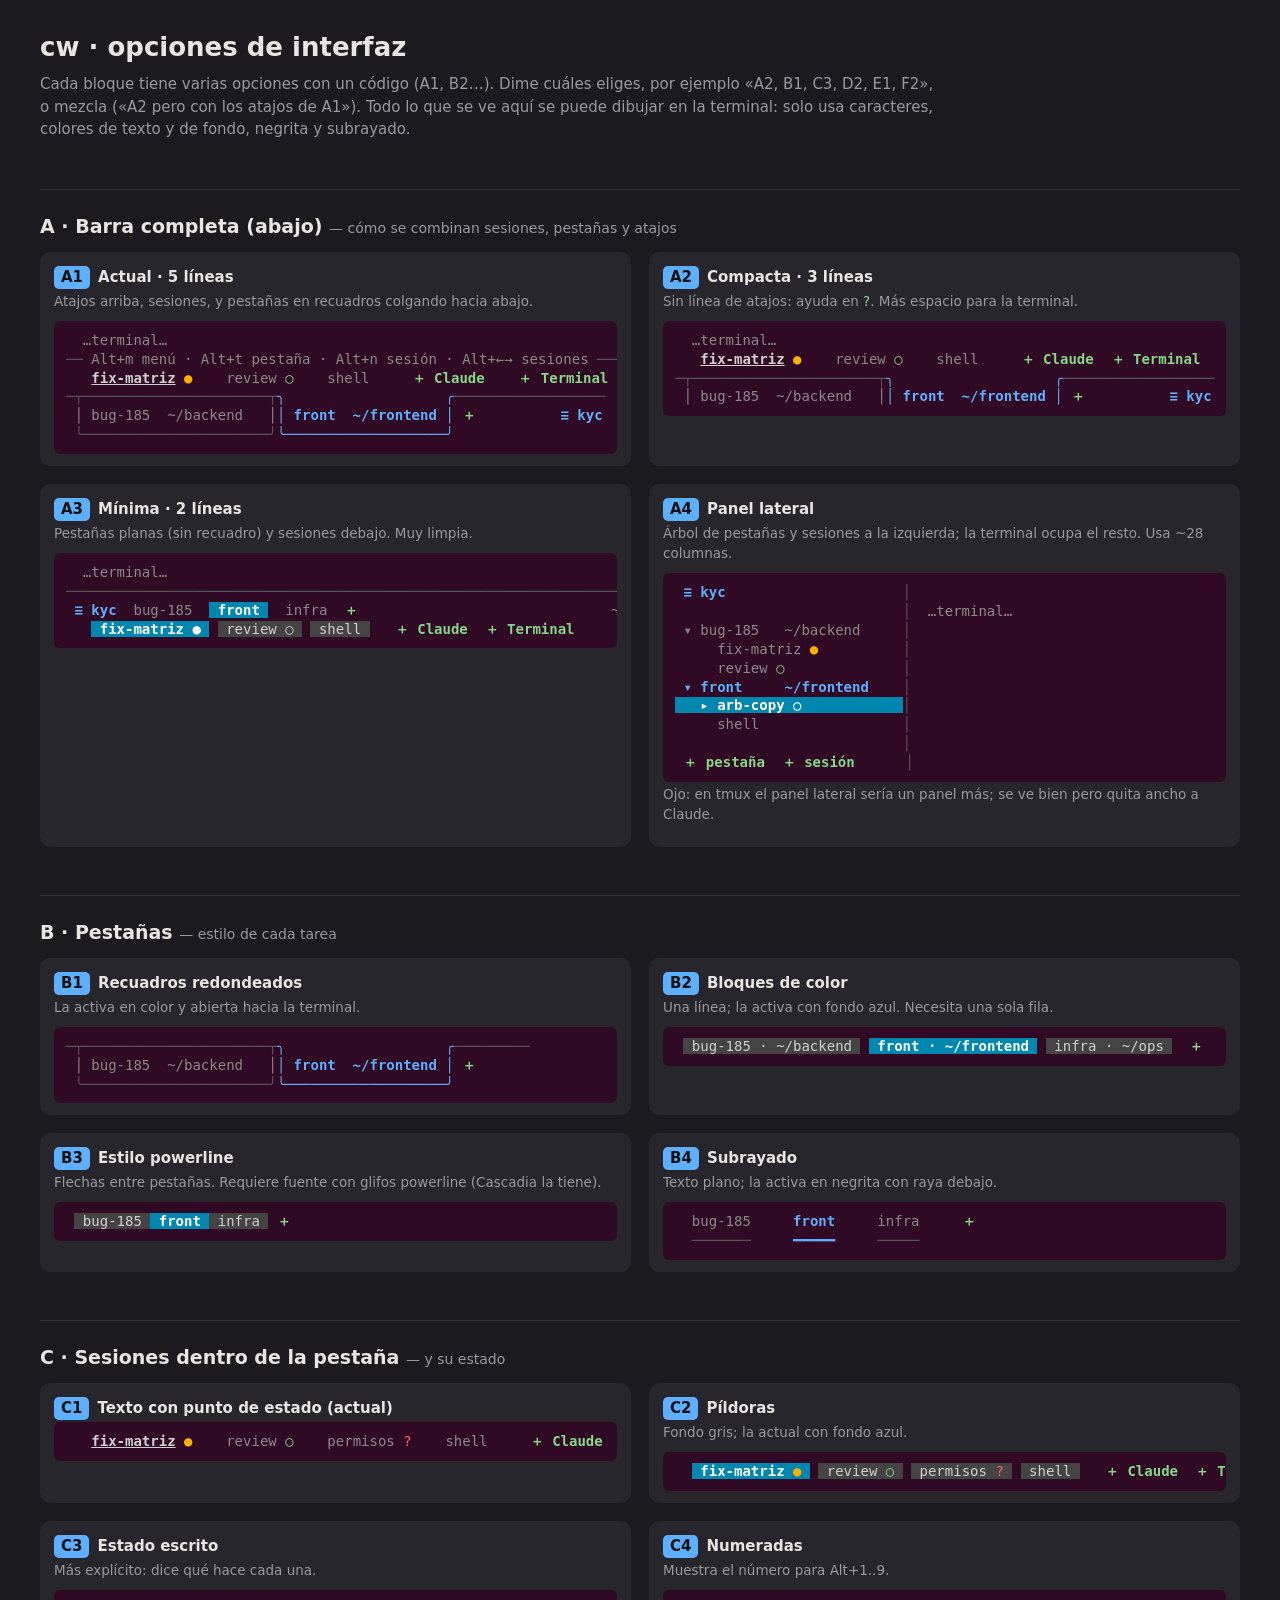
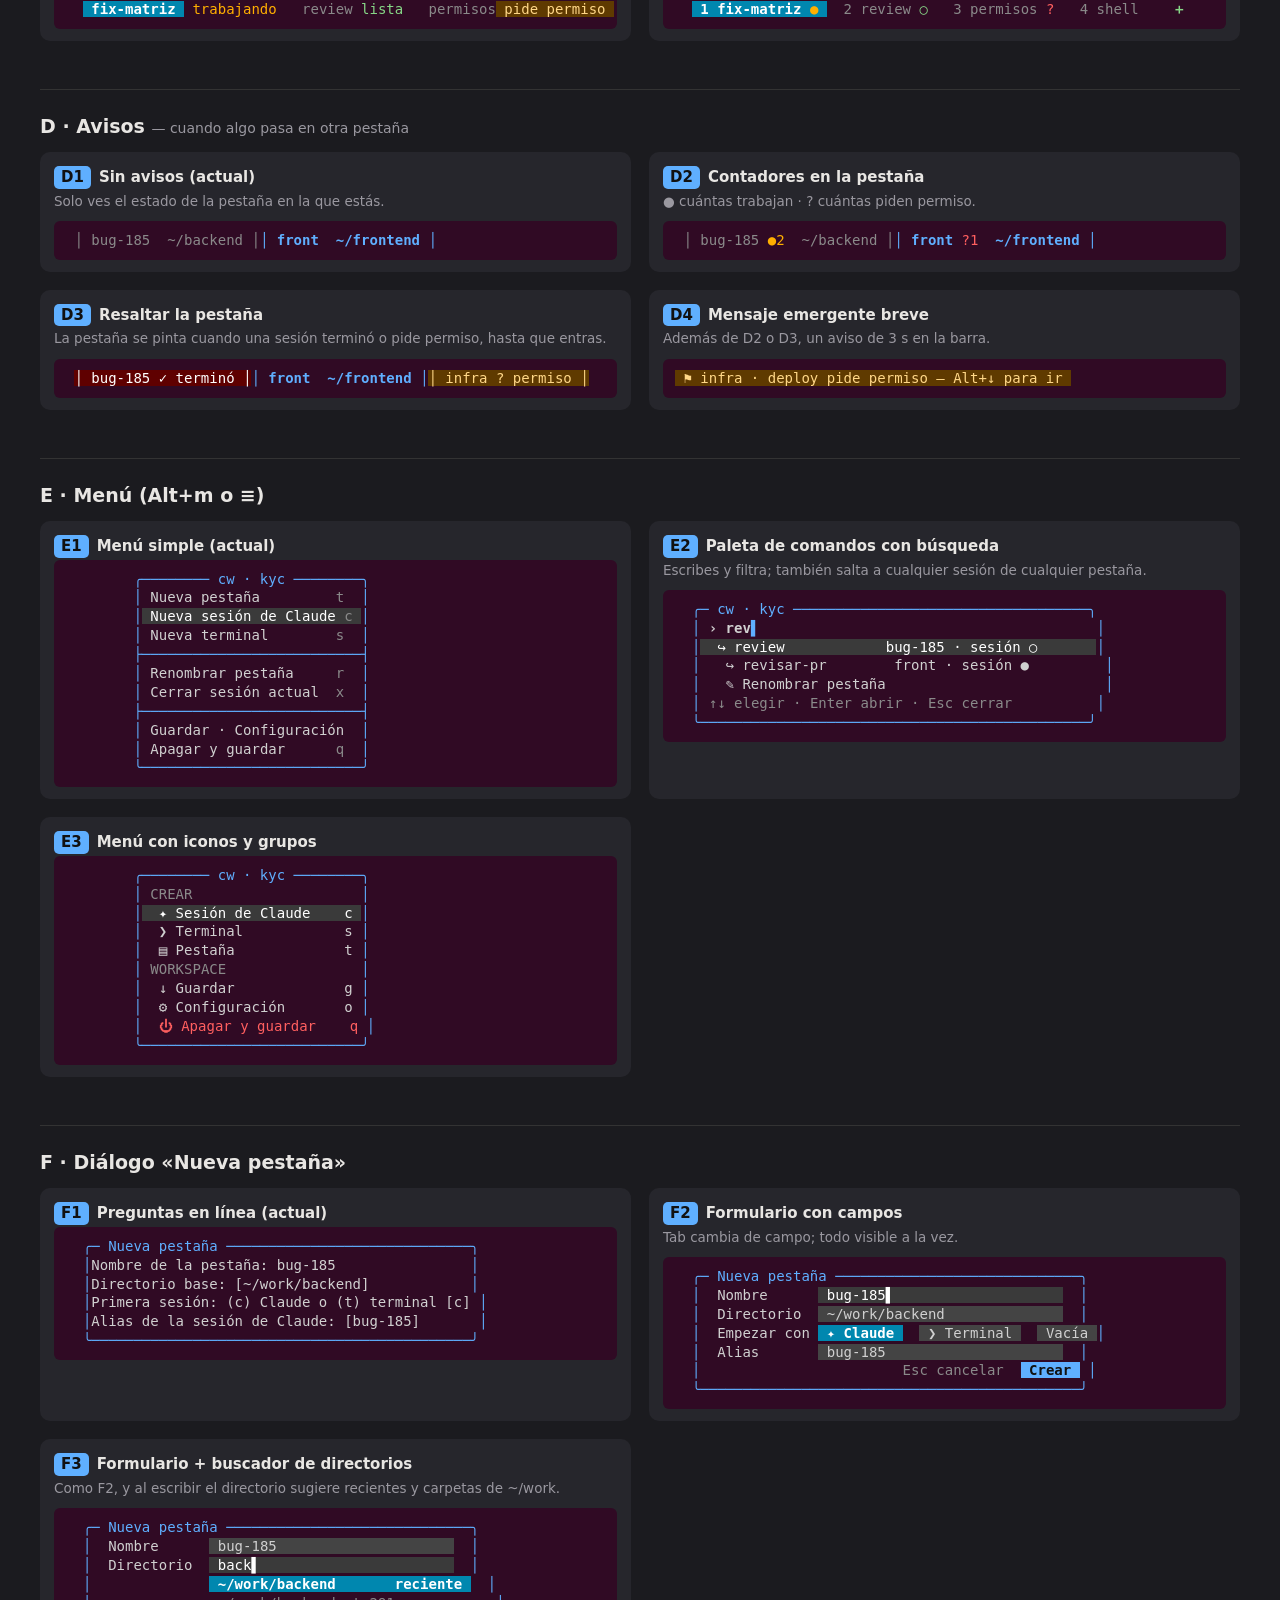
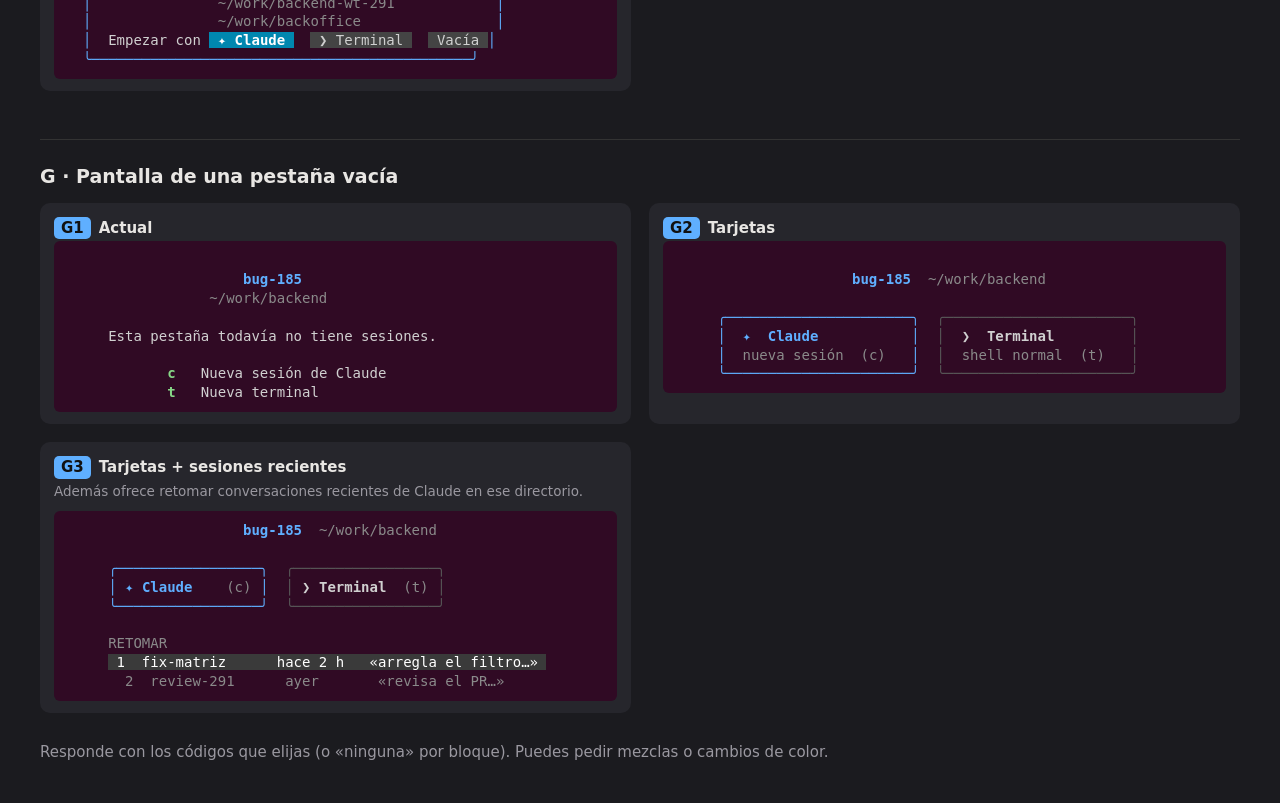
<file: mockups/ui-opciones.html>
<!doctype html>
<html lang="es">
<head>
<meta charset="utf-8">
<title>cw · opciones de interfaz</title>
<style>
  :root {
    --bg: #300a24; --page: #1b1b1f; --card: #26262c; --ink: #e8e6e3; --muted: #9a98a0;
    --accent: #5fafff; --dim: #585858; --text: #d0d0d0; --mut: #8a8a8a; --green: #87d787;
    --orange: #ffaf00; --red: #ff5f5f; --blue-bg: #0087af; --sel: #3a3a3a; --pill: #444;
  }
  * { box-sizing: border-box; }
  body { margin: 0; background: var(--page); color: var(--ink); font: 15px/1.5 system-ui, "Segoe UI", sans-serif; }
  header { padding: 28px 40px 8px; }
  h1 { margin: 0 0 6px; font-size: 26px; }
  header p { margin: 0; color: var(--muted); max-width: 900px; }
  section { padding: 18px 40px 8px; }
  h2 { font-size: 19px; margin: 22px 0 4px; border-top: 1px solid #333; padding-top: 22px; }
  h2 small { color: var(--muted); font-weight: 400; font-size: 14px; }
  .grid { display: grid; grid-template-columns: repeat(auto-fill, minmax(560px, 1fr)); gap: 18px; margin-top: 12px; }
  .opt { background: var(--card); border-radius: 10px; padding: 14px 14px 12px; }
  .opt h3 { margin: 0 0 2px; font-size: 15px; }
  .opt h3 b { display: inline-block; background: var(--accent); color: #111; border-radius: 5px; padding: 0 7px; margin-right: 8px; }
  .opt p { margin: 2px 0 10px; color: var(--muted); font-size: 13.5px; }
  pre.term {
    margin: 0; background: var(--bg); color: var(--text); padding: 10px 12px; border-radius: 6px; overflow: hidden;
    font: 14px/1.35 "Cascadia Mono", "Cascadia Code", Consolas, "DejaVu Sans Mono", monospace; white-space: pre;
  }
  .a { color: var(--accent); } .ab { color: var(--accent); font-weight: 700; }
  .d { color: var(--dim); } .t { color: var(--text); } .m { color: var(--mut); }
  .g { color: var(--green); } .gb { color: var(--green); font-weight: 700; }
  .o { color: var(--orange); } .r { color: var(--red); } .b { font-weight: 700; } .u { text-decoration: underline; }
  .cur { background: var(--blue-bg); color: #fff; font-weight: 700; }
  .pill { background: var(--pill); color: var(--text); }
  .sel { background: var(--sel); color: #fff; }
  .hl { background: #5f0000; color: #fff; }
  .warn { background: #5f3a00; color: #ffd787; }
  .rev { background: var(--accent); color: #111; font-weight: 700; }
  .note { color: var(--muted); font-size: 13px; margin-top: 8px; }
  footer { padding: 20px 40px 40px; color: var(--muted); }
</style>
</head>
<body>
<header>
  <h1>cw · opciones de interfaz</h1>
  <p>Cada bloque tiene varias opciones con un código (A1, B2…). Dime cuáles eliges, por ejemplo
  «A2, B1, C3, D2, E1, F2», o mezcla («A2 pero con los atajos de A1»). Todo lo que se ve aquí se puede
  dibujar en la terminal: solo usa caracteres, colores de texto y de fondo, negrita y subrayado.</p>
</header>

<section>
<h2>A · Barra completa (abajo) <small>— cómo se combinan sesiones, pestañas y atajos</small></h2>
<div class="grid">

<div class="opt"><h3><b>A1</b>Actual · 5 líneas</h3>
<p>Atajos arriba, sesiones, y pestañas en recuadros colgando hacia abajo.</p>
<pre class="term"><span class="m">  …terminal…</span>
<span class="d">──</span><span class="m"> Alt+m menú · Alt+t pestaña · Alt+n sesión · Alt+←→ sesiones </span><span class="d">─────</span>
   <span class="t b u">fix-matriz</span> <span class="o">●</span>    <span class="m">review</span> <span class="g">○</span>    <span class="m">shell</span>     <span class="gb">＋ Claude</span>    <span class="gb">＋ Terminal</span>
<span class="d">─┬──────────────────────┬</span><span class="a">╮                   ╭</span><span class="d">──────────────────</span>
 <span class="m">│ bug-185  ~/backend   │</span><span class="ab">│ front  ~/frontend │</span> <span class="gb">＋</span>          <span class="ab">≡ kyc</span>
 <span class="d">╰──────────────────────╯</span><span class="a">╰───────────────────╯</span></pre></div>

<div class="opt"><h3><b>A2</b>Compacta · 3 líneas</h3>
<p>Sin línea de atajos: ayuda en <span class="g">?</span>. Más espacio para la terminal.</p>
<pre class="term"><span class="m">  …terminal…</span>
   <span class="t b u">fix-matriz</span> <span class="o">●</span>    <span class="m">review</span> <span class="g">○</span>    <span class="m">shell</span>     <span class="gb">＋ Claude</span>  <span class="gb">＋ Terminal</span>       <span class="m">? ayuda</span>
<span class="d">─┬──────────────────────┬</span><span class="a">╮                   ╭</span><span class="d">──────────────────</span>
 <span class="m">│ bug-185  ~/backend   │</span><span class="ab">│ front  ~/frontend │</span> <span class="gb">＋</span>          <span class="ab">≡ kyc</span></pre></div>

<div class="opt"><h3><b>A3</b>Mínima · 2 líneas</h3>
<p>Pestañas planas (sin recuadro) y sesiones debajo. Muy limpia.</p>
<pre class="term"><span class="m">  …terminal…</span>
<span class="d">────────────────────────────────────────────────────────────────────────</span>
 <span class="ab">≡ kyc</span>  <span class="m">bug-185</span>  <span class="cur"> front </span>  <span class="m">infra</span>  <span class="gb">＋</span>                              <span class="m">~/work/frontend</span>
   <span class="cur"> fix-matriz ● </span> <span class="pill"> review ○ </span> <span class="pill"> shell </span>   <span class="gb">＋ Claude</span>  <span class="gb">＋ Terminal</span></pre></div>

<div class="opt"><h3><b>A4</b>Panel lateral</h3>
<p>Árbol de pestañas y sesiones a la izquierda; la terminal ocupa el resto. Usa ~28 columnas.</p>
<pre class="term"><span class="ab"> ≡ kyc                     </span><span class="d">│</span>
<span class="d">                           │</span><span class="m">  …terminal…</span>
<span class="m"> ▾ bug-185   ~/backend     </span><span class="d">│</span>
<span class="m">     fix-matriz </span><span class="o">●</span><span class="m">          </span><span class="d">│</span>
<span class="m">     review </span><span class="g">○</span><span class="m">              </span><span class="d">│</span>
<span class="ab"> ▾ front     ~/frontend    </span><span class="d">│</span>
<span class="cur">   ▸ arb-copy ○            </span><span class="d">│</span>
<span class="m">     shell                 </span><span class="d">│</span>
<span class="d">                           │</span>
<span class="gb"> ＋ pestaña  ＋ sesión      </span><span class="d">│</span></pre>
<p class="note">Ojo: en tmux el panel lateral sería un panel más; se ve bien pero quita ancho a Claude.</p></div>

</div>
</section>

<section>
<h2>B · Pestañas <small>— estilo de cada tarea</small></h2>
<div class="grid">

<div class="opt"><h3><b>B1</b>Recuadros redondeados</h3><p>La activa en color y abierta hacia la terminal.</p>
<pre class="term"><span class="d">─┬──────────────────────┬</span><span class="a">╮                   ╭</span><span class="d">─────────</span>
 <span class="m">│ bug-185  ~/backend   │</span><span class="ab">│ front  ~/frontend │</span> <span class="gb">＋</span>
 <span class="d">╰──────────────────────╯</span><span class="a">╰───────────────────╯</span></pre></div>

<div class="opt"><h3><b>B2</b>Bloques de color</h3><p>Una línea; la activa con fondo azul. Necesita una sola fila.</p>
<pre class="term"> <span class="pill"> bug-185 · ~/backend </span> <span class="cur"> front · ~/frontend </span> <span class="pill"> infra · ~/ops </span> <span class="gb"> ＋ </span></pre></div>

<div class="opt"><h3><b>B3</b>Estilo powerline</h3><p>Flechas entre pestañas. Requiere fuente con glifos powerline (Cascadia la tiene).</p>
<pre class="term"> <span class="pill"> bug-185 </span><span style="color:#444;background:#0087af"></span><span class="cur"> front </span><span style="color:#0087af;background:#444"></span><span class="pill"> infra </span><span style="color:#444"></span> <span class="gb">＋</span></pre></div>

<div class="opt"><h3><b>B4</b>Subrayado</h3><p>Texto plano; la activa en negrita con raya debajo.</p>
<pre class="term">  <span class="m">bug-185</span>     <span class="ab">front</span>     <span class="m">infra</span>     <span class="gb">＋</span>
  <span class="d">───────</span>     <span class="a">━━━━━</span>     <span class="d">─────</span></pre></div>

</div>
</section>

<section>
<h2>C · Sesiones dentro de la pestaña <small>— y su estado</small></h2>
<div class="grid">

<div class="opt"><h3><b>C1</b>Texto con punto de estado (actual)</h3>
<pre class="term">   <span class="t b u">fix-matriz</span> <span class="o">●</span>    <span class="m">review</span> <span class="g">○</span>    <span class="m">permisos</span> <span class="r">?</span>    <span class="m">shell</span>     <span class="gb">＋ Claude</span>  <span class="gb">＋ Terminal</span></pre></div>

<div class="opt"><h3><b>C2</b>Píldoras</h3><p>Fondo gris; la actual con fondo azul.</p>
<pre class="term">  <span class="cur"> fix-matriz <span class="o">●</span> </span> <span class="pill"> review <span class="g">○</span> </span> <span class="pill"> permisos <span class="r">?</span> </span> <span class="pill"> shell </span>   <span class="gb">＋ Claude</span>  <span class="gb">＋ Terminal</span></pre></div>

<div class="opt"><h3><b>C3</b>Estado escrito</h3><p>Más explícito: dice qué hace cada una.</p>
<pre class="term">  <span class="cur"> fix-matriz </span><span class="o"> trabajando </span>  <span class="m">review</span><span class="g"> lista </span>  <span class="m">permisos</span><span class="warn"> pide permiso </span>  <span class="m">shell</span></pre></div>

<div class="opt"><h3><b>C4</b>Numeradas</h3><p>Muestra el número para Alt+1..9.</p>
<pre class="term">  <span class="cur"> 1 fix-matriz <span class="o">●</span> </span>  <span class="m">2 review</span> <span class="g">○</span>   <span class="m">3 permisos</span> <span class="r">?</span>   <span class="m">4 shell</span>    <span class="gb">＋</span></pre></div>

</div>
</section>

<section>
<h2>D · Avisos <small>— cuando algo pasa en otra pestaña</small></h2>
<div class="grid">

<div class="opt"><h3><b>D1</b>Sin avisos (actual)</h3><p>Solo ves el estado de la pestaña en la que estás.</p>
<pre class="term"> <span class="m">│ bug-185  ~/backend │</span><span class="ab">│ front  ~/frontend │</span></pre></div>

<div class="opt"><h3><b>D2</b>Contadores en la pestaña</h3><p>● cuántas trabajan · ? cuántas piden permiso.</p>
<pre class="term"> <span class="m">│ bug-185 </span><span class="o">●2</span><span class="m">  ~/backend │</span><span class="ab">│ front </span><span class="r">?1</span><span class="ab">  ~/frontend │</span></pre></div>

<div class="opt"><h3><b>D3</b>Resaltar la pestaña</h3><p>La pestaña se pinta cuando una sesión terminó o pide permiso, hasta que entras.</p>
<pre class="term"> <span class="hl">│ bug-185 ✓ terminó │</span><span class="ab">│ front  ~/frontend │</span><span class="warn">│ infra ? permiso │</span></pre></div>

<div class="opt"><h3><b>D4</b>Mensaje emergente breve</h3><p>Además de D2 o D3, un aviso de 3 s en la barra.</p>
<pre class="term"><span class="warn"> ⚑ infra · deploy pide permiso — Alt+↓ para ir </span></pre></div>

</div>
</section>

<section>
<h2>E · Menú (Alt+m o ≡)</h2>
<div class="grid">

<div class="opt"><h3><b>E1</b>Menú simple (actual)</h3>
<pre class="term">        <span class="a">╭──────── cw · kyc ────────╮</span>
        <span class="a">│</span> Nueva pestaña         <span class="m">t</span>  <span class="a">│</span>
        <span class="a">│</span><span class="sel"> Nueva sesión de Claude <span class="m">c</span> </span><span class="a">│</span>
        <span class="a">│</span> Nueva terminal        <span class="m">s</span>  <span class="a">│</span>
        <span class="a">├──────────────────────────┤</span>
        <span class="a">│</span> Renombrar pestaña     <span class="m">r</span>  <span class="a">│</span>
        <span class="a">│</span> Cerrar sesión actual  <span class="m">x</span>  <span class="a">│</span>
        <span class="a">├──────────────────────────┤</span>
        <span class="a">│</span> Guardar · Configuración  <span class="a">│</span>
        <span class="a">│</span> Apagar y guardar      <span class="m">q</span>  <span class="a">│</span>
        <span class="a">╰──────────────────────────╯</span></pre></div>

<div class="opt"><h3><b>E2</b>Paleta de comandos con búsqueda</h3><p>Escribes y filtra; también salta a cualquier sesión de cualquier pestaña.</p>
<pre class="term">  <span class="a">╭─ cw · kyc ───────────────────────────────────╮</span>
  <span class="a">│</span> <span class="b">› rev</span><span class="a">▌</span>                                        <span class="a">│</span>
  <span class="a">│</span><span class="sel">  ↪ review            bug-185 · sesión ○       </span><span class="a">│</span>
  <span class="a">│</span>   ↪ revisar-pr        front · sesión ●         <span class="a">│</span>
  <span class="a">│</span>   ✎ Renombrar pestaña                          <span class="a">│</span>
  <span class="a">│</span> <span class="m">↑↓ elegir · Enter abrir · Esc cerrar</span>          <span class="a">│</span>
  <span class="a">╰──────────────────────────────────────────────╯</span></pre></div>

<div class="opt"><h3><b>E3</b>Menú con iconos y grupos</h3>
<pre class="term">        <span class="a">╭──────── cw · kyc ────────╮</span>
        <span class="a">│</span> <span class="m">CREAR</span>                    <span class="a">│</span>
        <span class="a">│</span><span class="sel">  ✦ Sesión de Claude    c </span><span class="a">│</span>
        <span class="a">│</span>  ❯ Terminal            s <span class="a">│</span>
        <span class="a">│</span>  ▤ Pestaña             t <span class="a">│</span>
        <span class="a">│</span> <span class="m">WORKSPACE</span>                <span class="a">│</span>
        <span class="a">│</span>  ↓ Guardar             g <span class="a">│</span>
        <span class="a">│</span>  ⚙ Configuración       o <span class="a">│</span>
        <span class="a">│</span>  <span class="r">⏻ Apagar y guardar    q</span> <span class="a">│</span>
        <span class="a">╰──────────────────────────╯</span></pre></div>

</div>
</section>

<section>
<h2>F · Diálogo «Nueva pestaña»</h2>
<div class="grid">

<div class="opt"><h3><b>F1</b>Preguntas en línea (actual)</h3>
<pre class="term">  <span class="a">╭─ Nueva pestaña ─────────────────────────────╮</span>
  <span class="a">│</span>Nombre de la pestaña: bug-185                <span class="a">│</span>
  <span class="a">│</span>Directorio base: [~/work/backend]            <span class="a">│</span>
  <span class="a">│</span>Primera sesión: (c) Claude o (t) terminal [c] <span class="a">│</span>
  <span class="a">│</span>Alias de la sesión de Claude: [bug-185]       <span class="a">│</span>
  <span class="a">╰─────────────────────────────────────────────╯</span></pre></div>

<div class="opt"><h3><b>F2</b>Formulario con campos</h3><p>Tab cambia de campo; todo visible a la vez.</p>
<pre class="term">  <span class="a">╭─ Nueva pestaña ─────────────────────────────╮</span>
  <span class="a">│</span>  Nombre      <span class="sel"> bug-185▌                    </span>  <span class="a">│</span>
  <span class="a">│</span>  Directorio  <span class="pill"> ~/work/backend              </span>  <span class="a">│</span>
  <span class="a">│</span>  Empezar con <span class="cur"> ✦ Claude </span>  <span class="pill"> ❯ Terminal </span>  <span class="pill"> Vacía </span><span class="a">│</span>
  <span class="a">│</span>  Alias       <span class="pill"> bug-185                     </span>  <span class="a">│</span>
  <span class="a">│</span>                        <span class="m">Esc cancelar</span>  <span class="rev"> Crear </span> <span class="a">│</span>
  <span class="a">╰─────────────────────────────────────────────╯</span></pre></div>

<div class="opt"><h3><b>F3</b>Formulario + buscador de directorios</h3><p>Como F2, y al escribir el directorio sugiere recientes y carpetas de ~/work.</p>
<pre class="term">  <span class="a">╭─ Nueva pestaña ─────────────────────────────╮</span>
  <span class="a">│</span>  Nombre      <span class="pill"> bug-185                     </span>  <span class="a">│</span>
  <span class="a">│</span>  Directorio  <span class="sel"> back▌                       </span>  <span class="a">│</span>
  <span class="a">│</span>              <span class="cur"> ~/work/backend       reciente </span>  <span class="a">│</span>
  <span class="a">│</span>              <span class="m"> ~/work/backend-wt-291          </span>  <span class="a">│</span>
  <span class="a">│</span>              <span class="m"> ~/work/backoffice              </span>  <span class="a">│</span>
  <span class="a">│</span>  Empezar con <span class="cur"> ✦ Claude </span>  <span class="pill"> ❯ Terminal </span>  <span class="pill"> Vacía </span><span class="a">│</span>
  <span class="a">╰─────────────────────────────────────────────╯</span></pre></div>

</div>
</section>

<section>
<h2>G · Pantalla de una pestaña vacía</h2>
<div class="grid">

<div class="opt"><h3><b>G1</b>Actual</h3>
<pre class="term">

                     <span class="ab">bug-185</span>
                 <span class="m">~/work/backend</span>

     Esta pestaña todavía no tiene sesiones.

           <span class="gb"> c </span>  Nueva sesión de Claude
           <span class="gb"> t </span>  Nueva terminal
</pre></div>

<div class="opt"><h3><b>G2</b>Tarjetas</h3>
<pre class="term">

                     <span class="ab">bug-185</span>  <span class="m">~/work/backend</span>

     <span class="a">╭──────────────────────╮</span>  <span class="d">╭──────────────────────╮</span>
     <span class="a">│</span>  <span class="ab">✦  Claude</span>           <span class="a">│</span>  <span class="d">│</span>  <span class="b">❯  Terminal</span>         <span class="d">│</span>
     <span class="a">│</span>  <span class="m">nueva sesión  (c)</span>   <span class="a">│</span>  <span class="d">│</span>  <span class="m">shell normal  (t)</span>   <span class="d">│</span>
     <span class="a">╰──────────────────────╯</span>  <span class="d">╰──────────────────────╯</span>
</pre></div>

<div class="opt"><h3><b>G3</b>Tarjetas + sesiones recientes</h3><p>Además ofrece retomar conversaciones recientes de Claude en ese directorio.</p>
<pre class="term">
                     <span class="ab">bug-185</span>  <span class="m">~/work/backend</span>

     <span class="a">╭─────────────────╮</span>  <span class="d">╭─────────────────╮</span>
     <span class="a">│</span> <span class="ab">✦ Claude</span>    <span class="m">(c)</span> <span class="a">│</span>  <span class="d">│</span> <span class="b">❯ Terminal</span>  <span class="m">(t)</span> <span class="d">│</span>
     <span class="a">╰─────────────────╯</span>  <span class="d">╰─────────────────╯</span>

     <span class="m">RETOMAR</span>
     <span class="sel"> 1  fix-matriz      hace 2 h   «arregla el filtro…» </span>
       <span class="m">2  review-291      ayer       «revisa el PR…»</span>
</pre></div>

</div>
</section>

<footer>Responde con los códigos que elijas (o «ninguna» por bloque). Puedes pedir mezclas o cambios de color.</footer>
</body>
</html>
</file>
